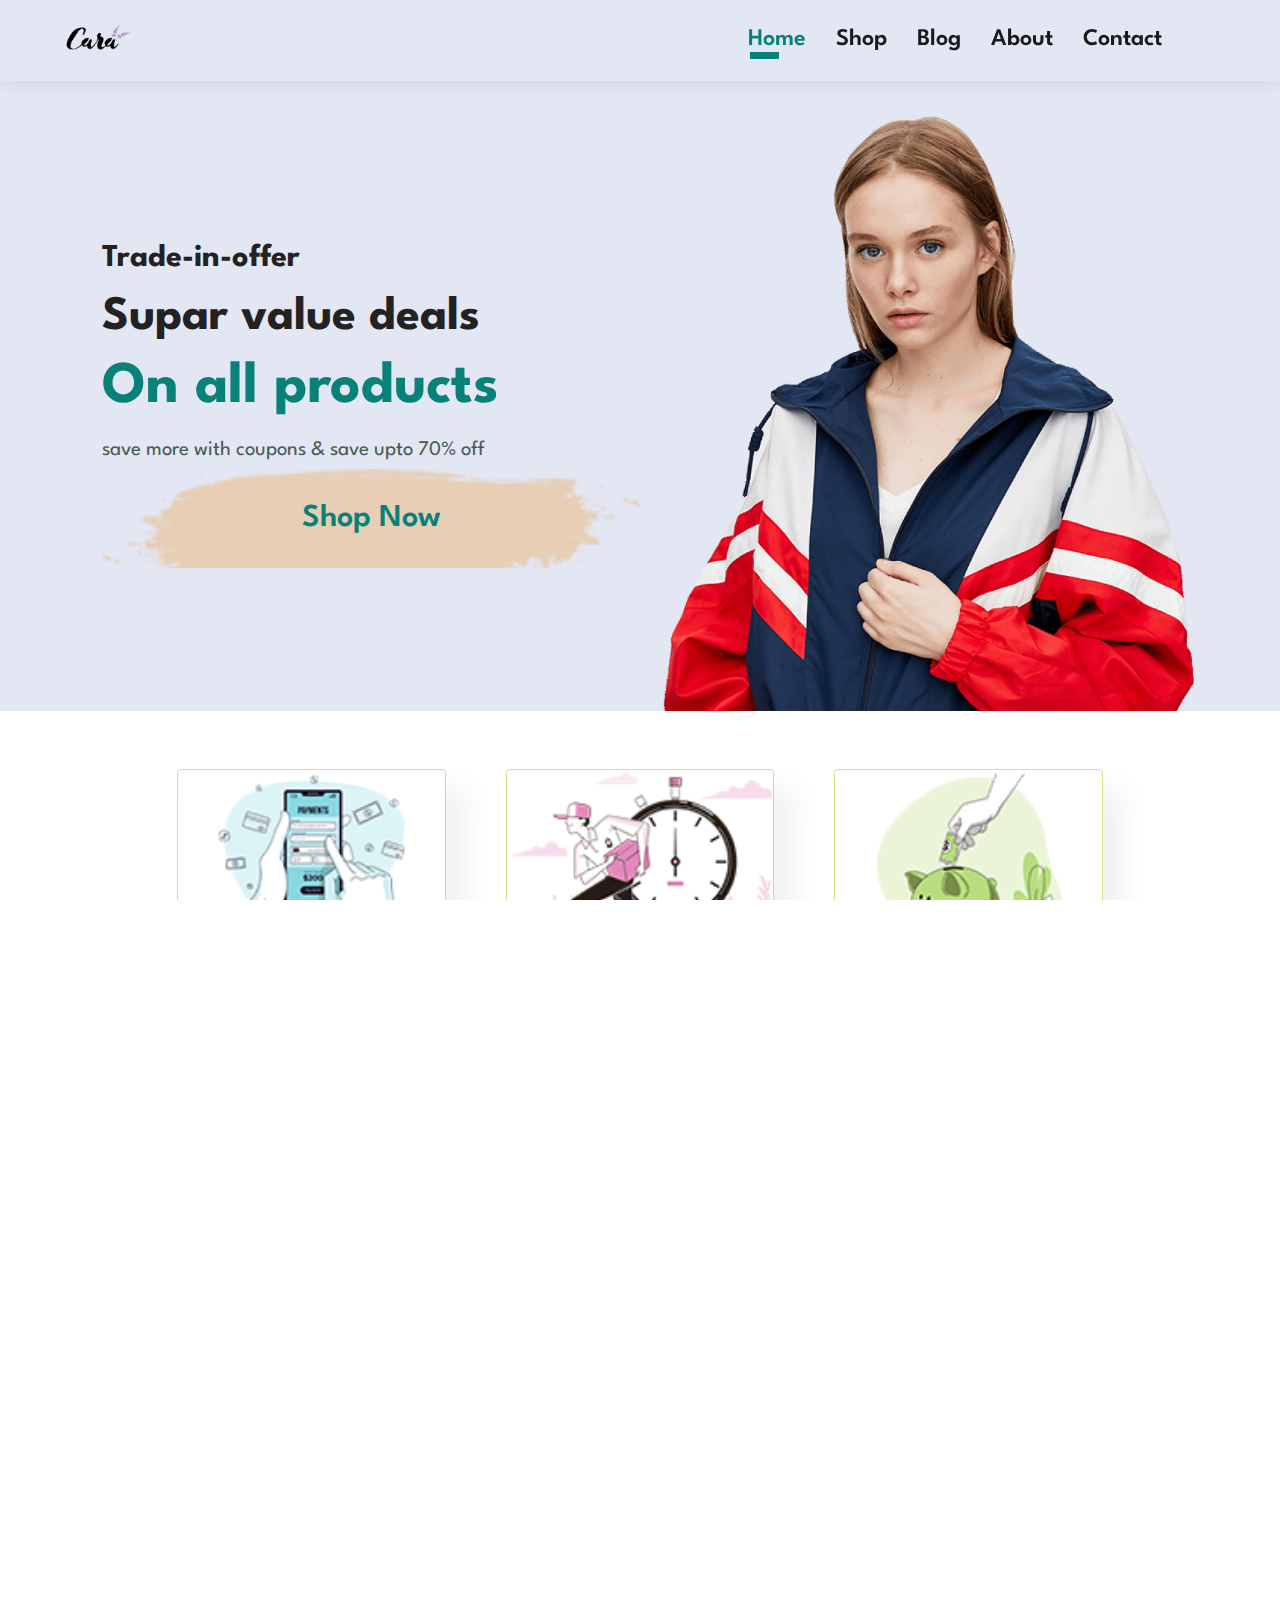
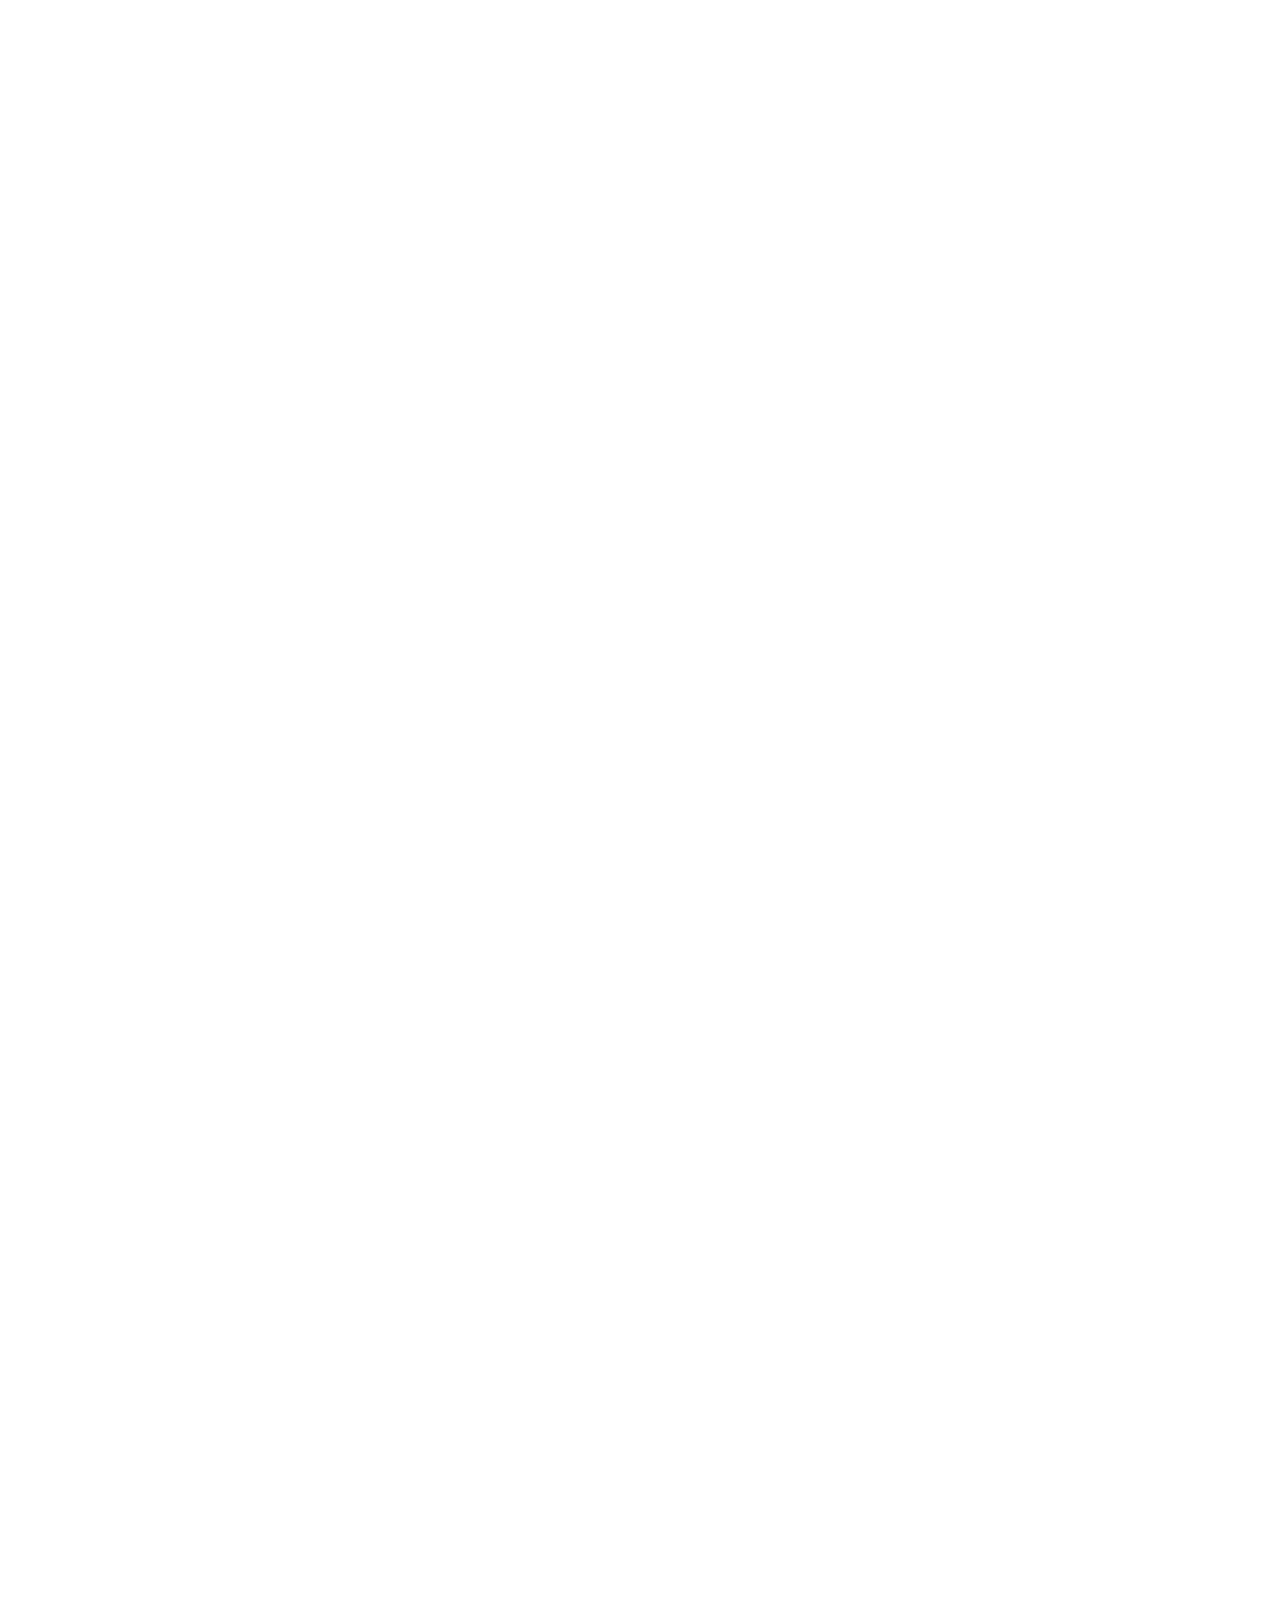
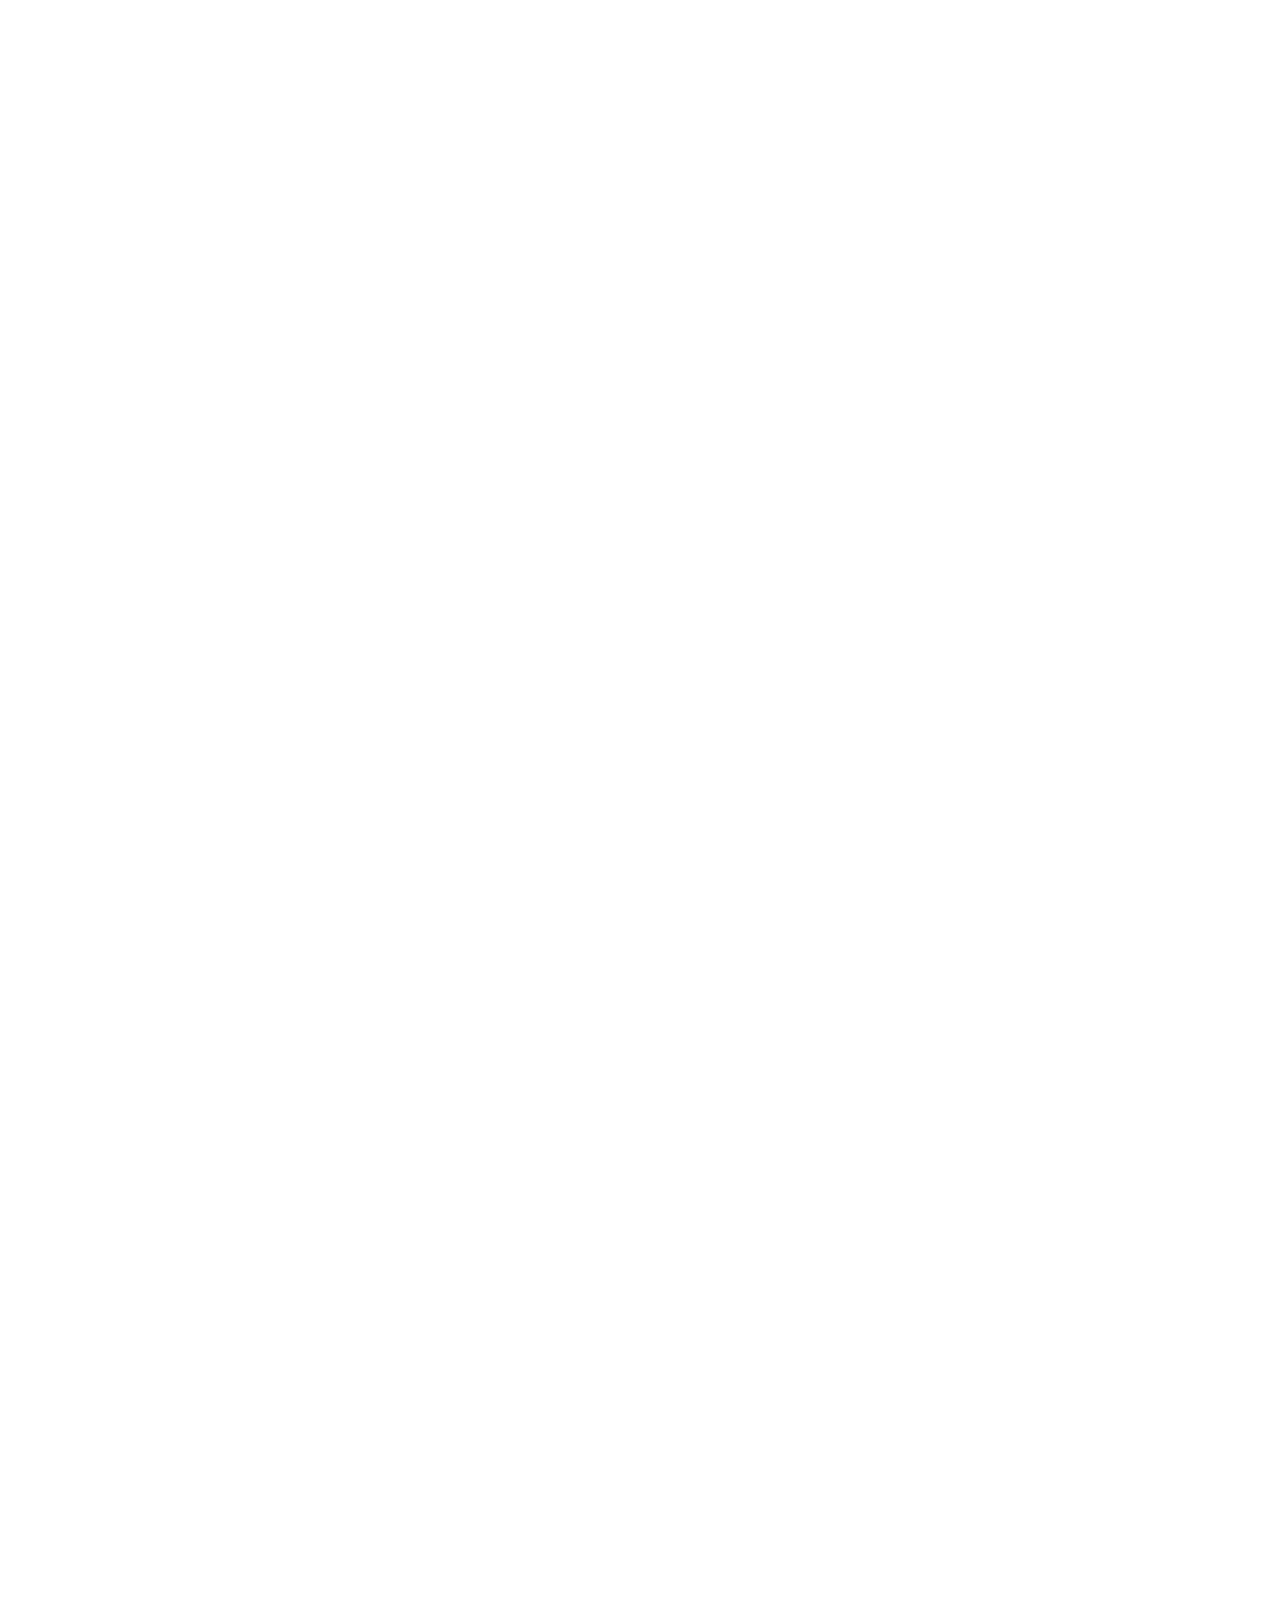
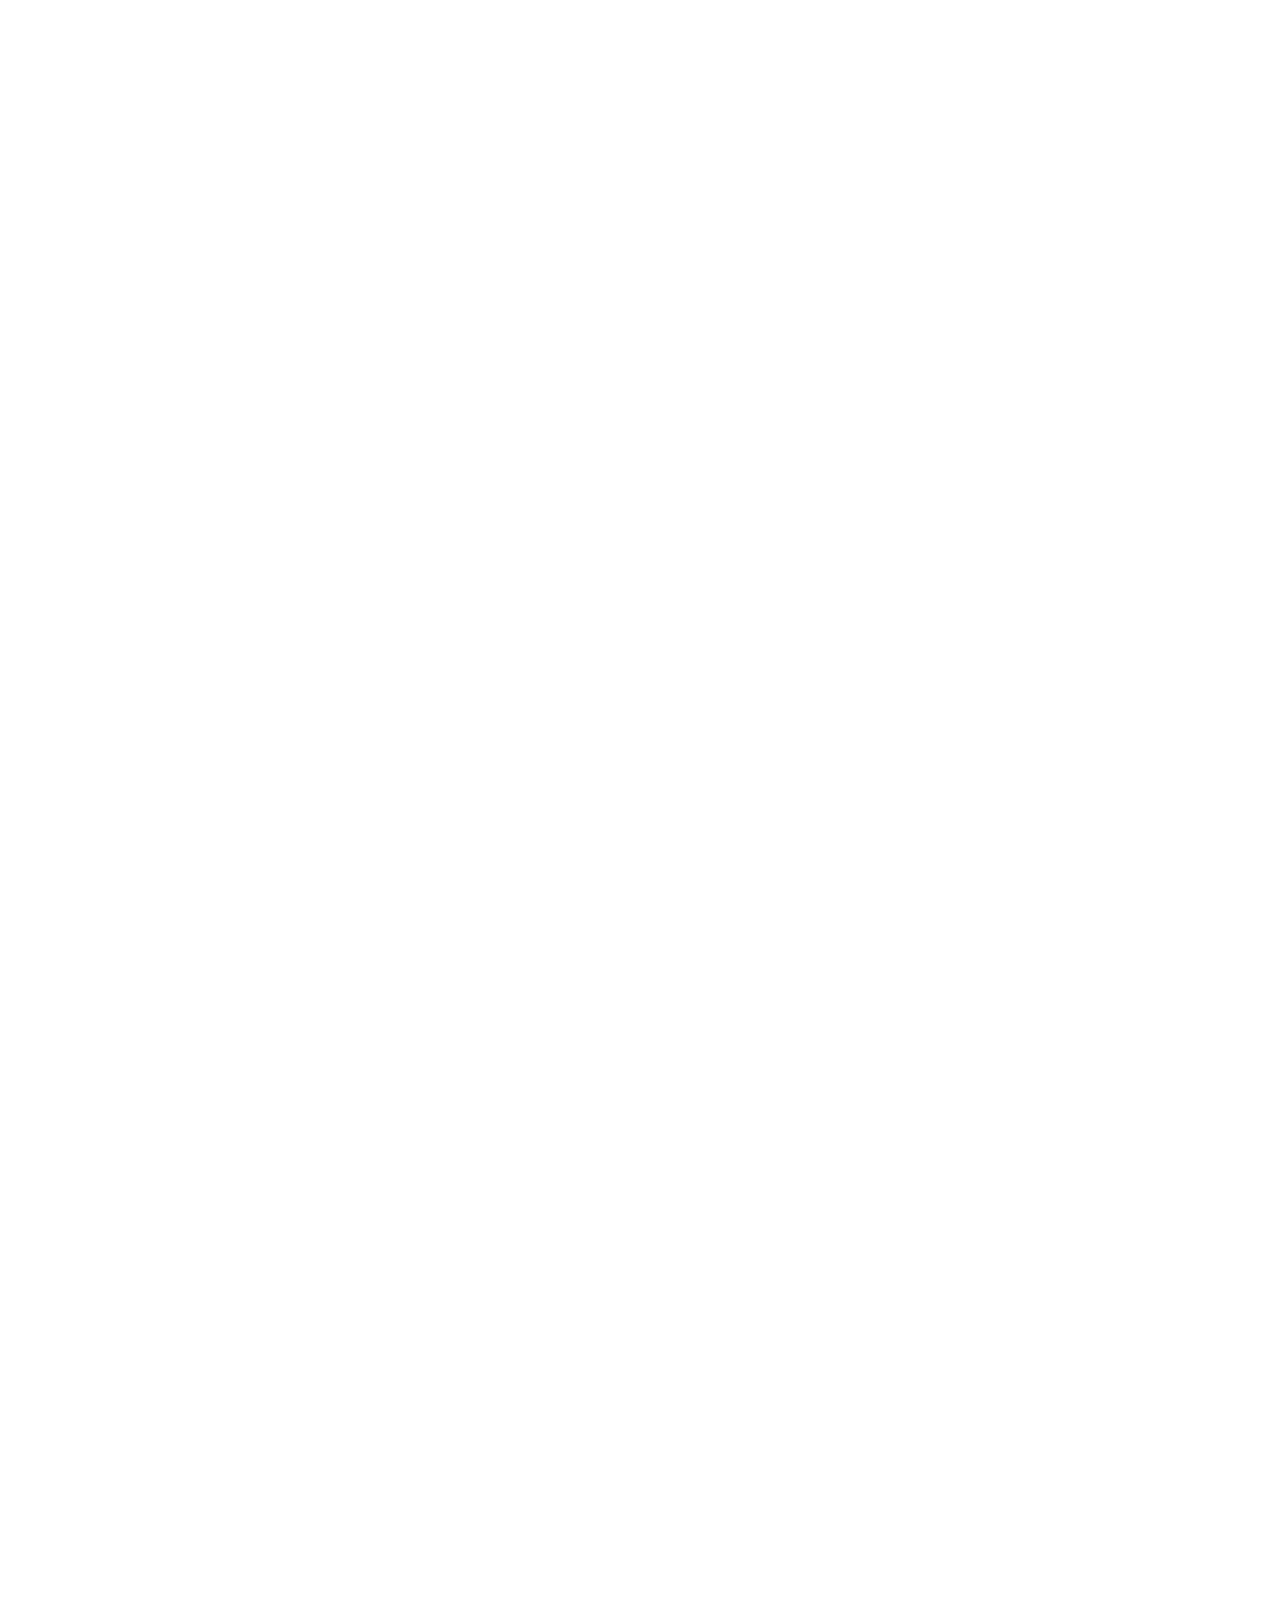
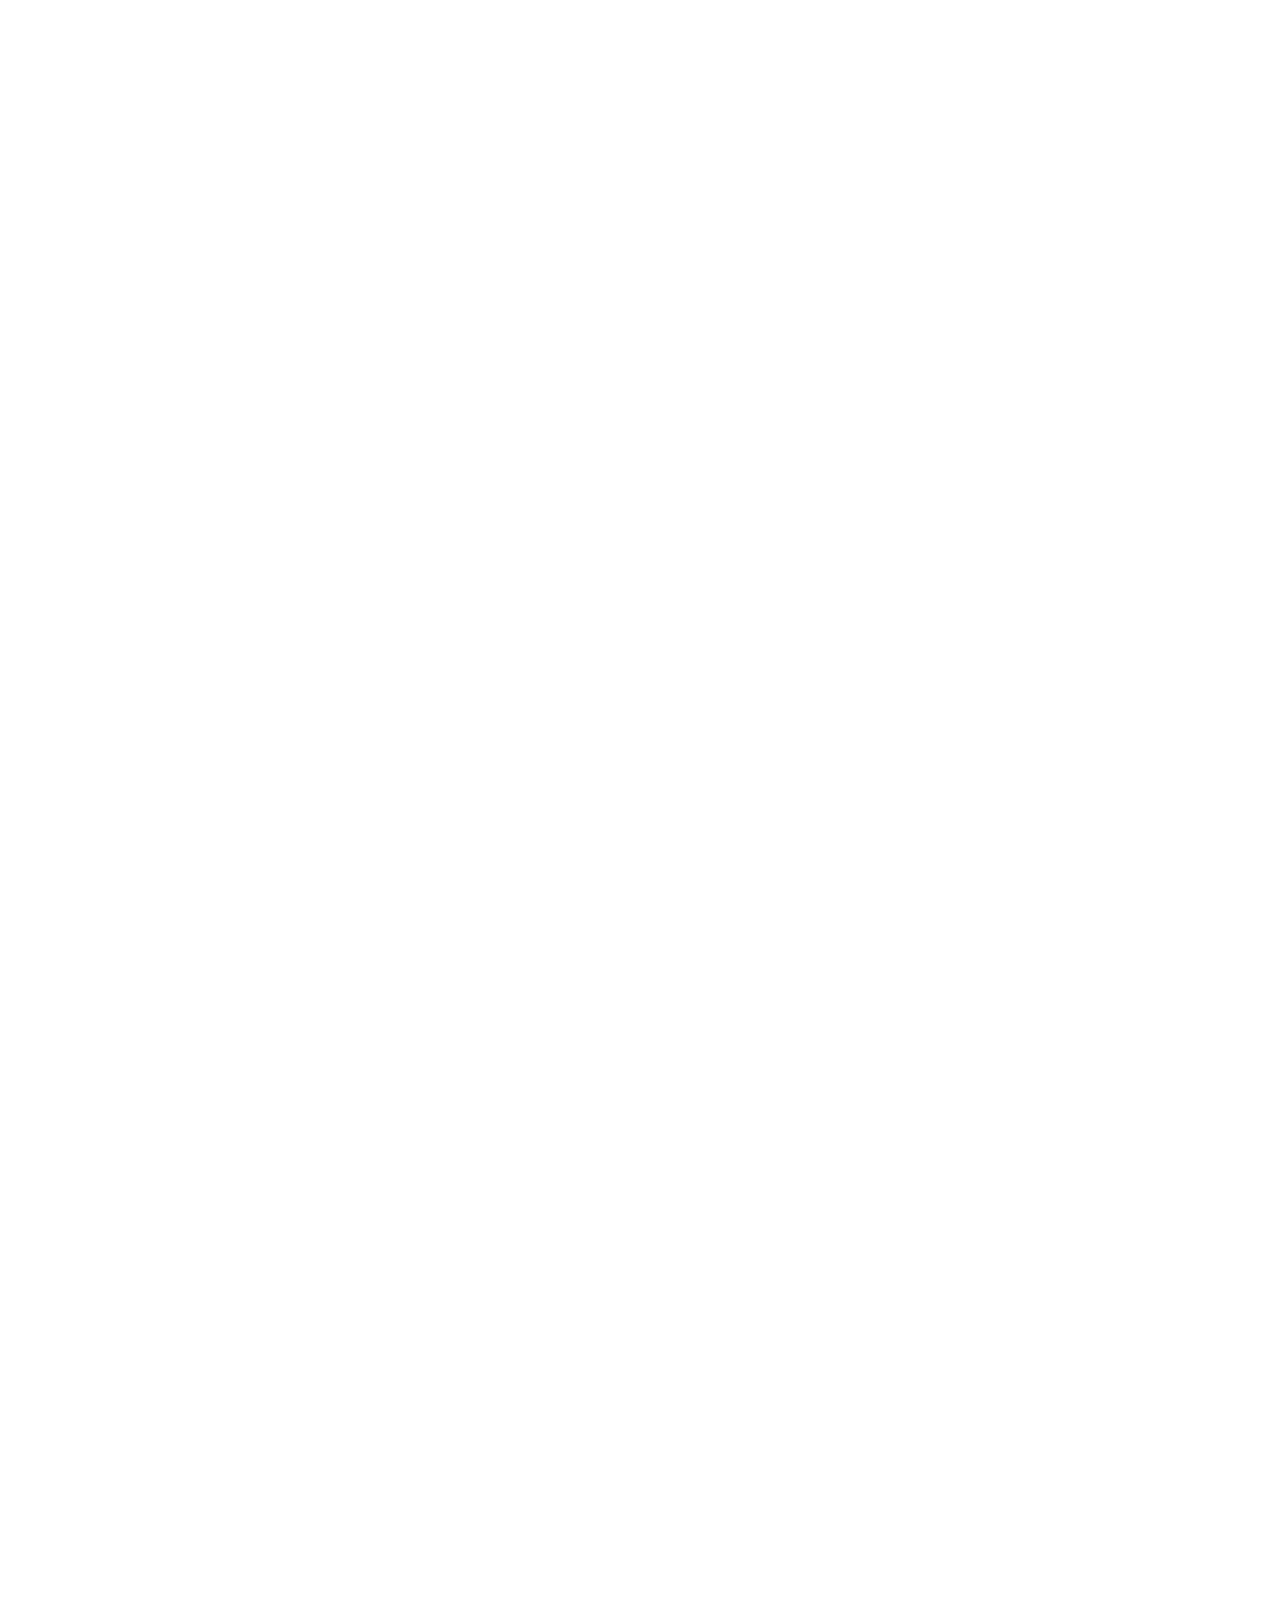
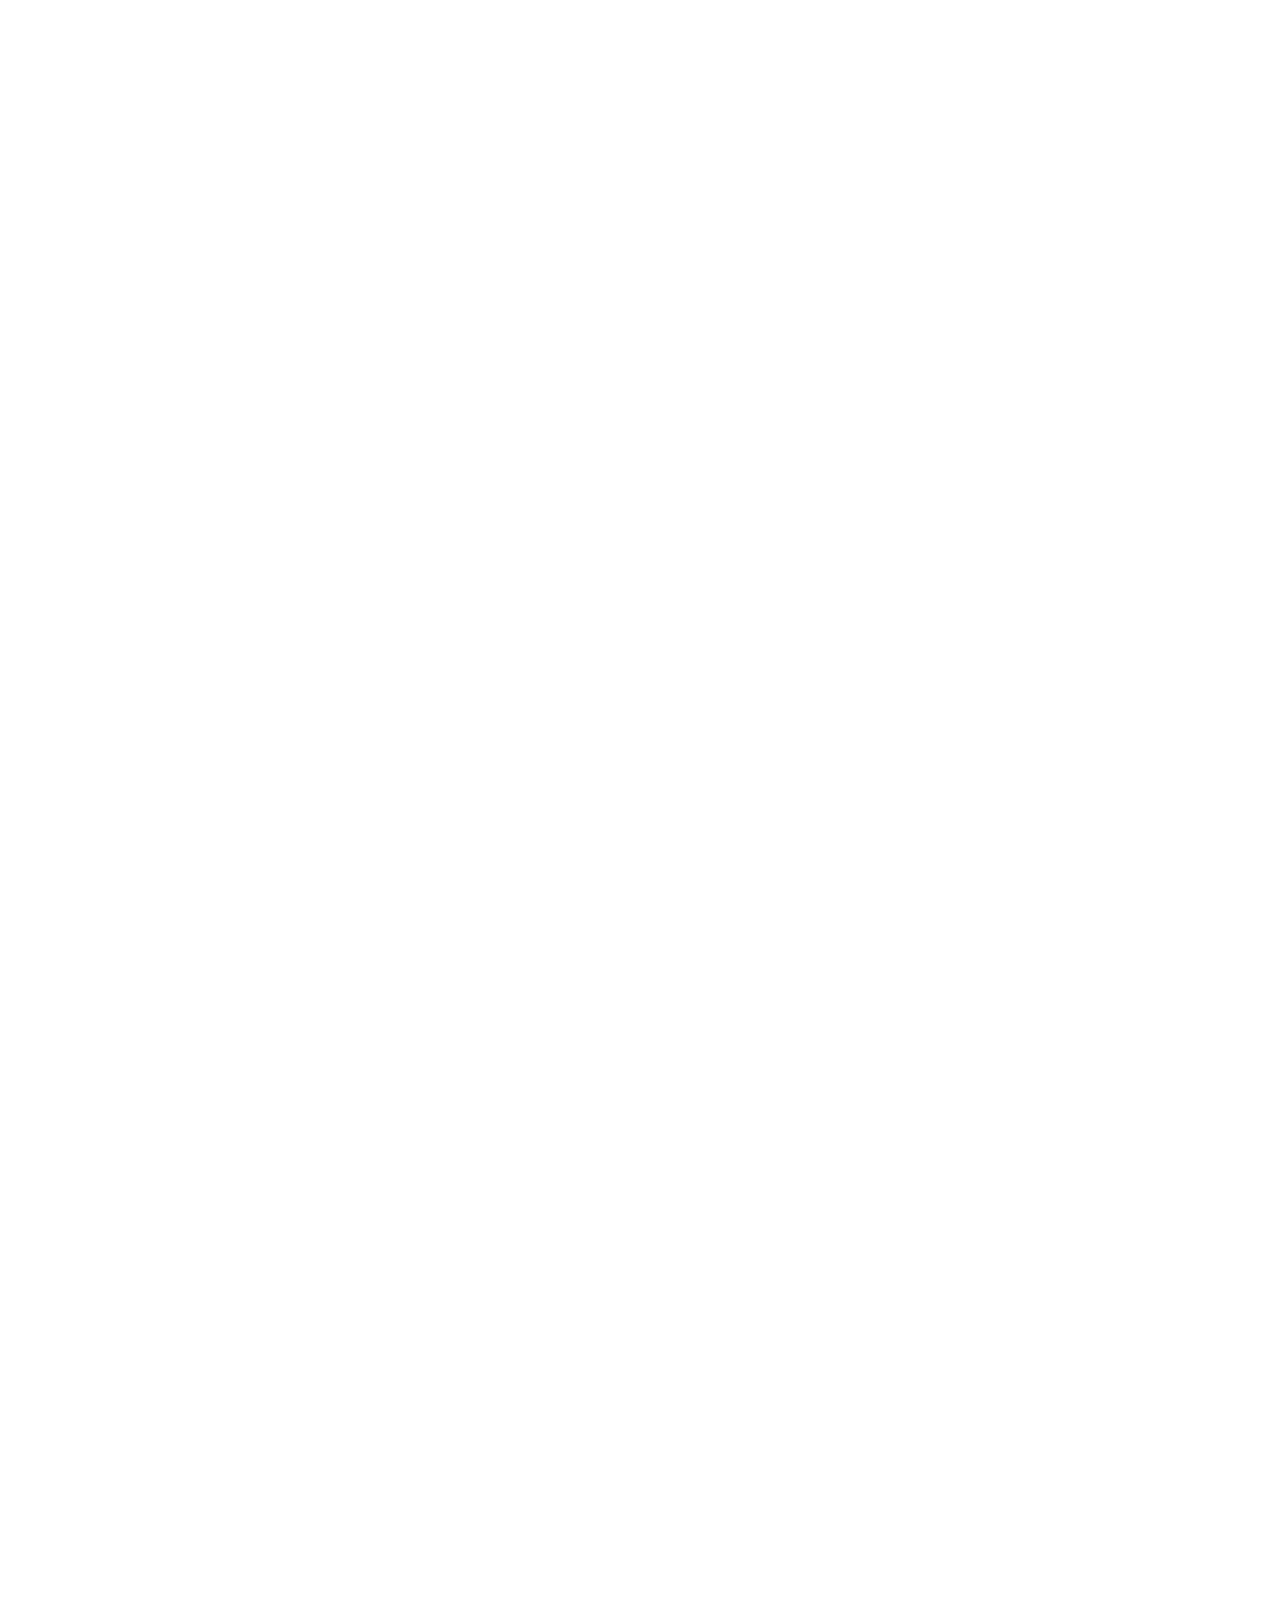
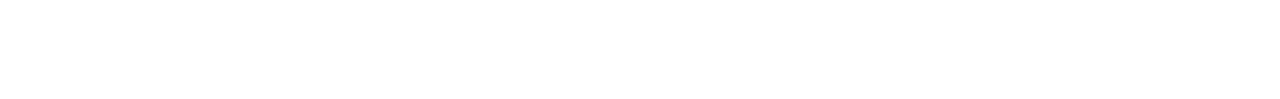
<file: index.html>
<!DOCTYPE html>
<html lang="en">
<head>
    <meta charset="UTF-8">
    <meta http-equiv="X-UA-Compatible" content="IE=edge">
    <meta name="viewport" content="width=device-width, initial-scale=1.0">
    <link rel="stylesheet" href="style.css">
    <link rel="stylesheet" href="https://pro.fontawesome.com/releases/v5.10.0/css/all.css" />
    <title>Document</title>
</head>
<body>
       <!-- header -->
    <section id="header">
        <a href="#"><img src="img/logo.png" class="logo" alt="">
        </a>

    <nav>

     <ul id="navbar">
     
        <li  ><a class="clicked" href="index.html">Home</a></li>
       <li><a  href="shop.html">Shop</a></li>
       <li><a href="blog.html">Blog</a></li>
       <li><a href="about.html">About</a></li>
       <li><a href="Contact.html">Contact</a></li>
       <li><a href="Cart.html"><i class="far fa-shopping-bag fa-2xl" style="color: #0f657b;"></i></a></li>
     </ul>
    
     <ul id="navbar2">
       
          <i id="close" style="visibility: hidden;" class="cross">❌ </i>
  
       
          <li ><a class="clicked" href="index.html">Home</a></li>
         <li><a href="shop.html">Shop</a></li>
         <li><a href="blog.html">Blog</a></li>
         <li><a href="about.html">About</a></li>
         <li><a href="Contact.html">Contact</a></li>
         <li><a href="Cart.html"><i class="far fa-shopping-bag fa-2xl" style="color: #0f657b;"></i></a></li>
       </ul>
      
    </nav>
    <div id="mobile">
        <i><a href="Cart.html"><i class="far fa-shopping-bag fa-2xl" style="color: #0f657b;"></i></a></i>
        <i id="bar" class="fas fa-outdent"></i>
       </div>

    </section>
    <section id="hero">
       <h4>Trade-in-offer</h4>
       <h2>Supar value deals</h2>
       <h1>On all products</h1>
       <p>save more with coupons & save upto 70% off</p>
       <button>Shop Now</button>

    </section>
    <section id="features">
    <div class="fe-box">
        <img src="img/features/f1.png"  alt="">
        <h4>Free shiping</h4>
    </div>
    <div class="fe-box">
        <img src="img/features/f2.png" alt="">
        <h4>Online Order</h4>
    </div>
    <div class="fe-box">
        <img src="img/features/f3.png" alt="">
        <h4>Save Money</h4>
    </div>
    <div class="fe-box">
        <img src="img/features/f4.png" alt="">
        <h4>Promo tions</h4>
    </div>
    <div class="fe-box">
        <img src="img/features/f5.png" alt="">
        <h4>Happy Sell</h4>
    </div>
    <div class="fe-box">
        <img src="img/features/f6.png" alt="">
        <h4>24/7 Support</h4>
    </div>

    </section>
    <section  class="section-p1 product">
        <div class="fe-heading">
        <h1>Featured Products</h1>
        <p>Summer Collection New Modern Design</p>
        </div>
        <div class="pro-container">
            <div class="pro">
                <img src="img/products/f1.jpg" alt="">
                <div class="desc">
                    <span>adidas</span>
                    <h3>Cartoon Astranout T-shirt</h3>
                    <div class="rating">
                        <i class="fas fa-star"></i>
                        <i class="fas fa-star"></i>
                        <i class="fas fa-star"></i>
                        <i class="fas fa-star"></i>
                    </div>
                    <h4>$78</h4>
                </div>
                <a class="addtocart" href="#"><i class="fal fa-shopping-cart cart"></i></a>
            </div>
            <div class="pro">
                <img src="img/products/f2.jpg" alt="">
                <div class="desc">
                    <span>adidas</span>
                    <h3>Cartoon Astranout T-shirt</h3>
                    <div class="rating">
                        <i class="fas fa-star"></i>
                        <i class="fas fa-star"></i>
                        <i class="fas fa-star"></i>
                        <i class="fas fa-star"></i>
                    </div>
                    <h4>$78</h4>
                </div>
                <a class="addtocart" href="#"><i class="fal fa-shopping-cart cart"></i></a>
            </div>
            <div class="pro">
                <img src="img/products/f3.jpg" alt="">
                <div class="desc">
                    <span>adidas</span>
                    <h3>Cartoon Astranout T-shirt</h3>
                    <div class="rating">
                        <i class="fas fa-star"></i>
                        <i class="fas fa-star"></i>
                        <i class="fas fa-star"></i>
                        <i class="fas fa-star"></i>
                    </div>
                    <h4>$78</h4>
                </div>
                <a class="addtocart" href="#"><i class="fal fa-shopping-cart cart"></i></a>
            </div>
            <div class="pro">
                <img src="img/products/f4.jpg" alt="">
                <div class="desc">
                    <span>adidas</span>
                    <h3>Cartoon Astranout T-shirt</h3>
                    <div class="rating">
                        <i class="fas fa-star"></i>
                        <i class="fas fa-star"></i>
                        <i class="fas fa-star"></i>
                        <i class="fas fa-star"></i>
                    </div>
                    <h4>$78</h4>
                </div>
                <a class="addtocart" href="#"><i class="fal fa-shopping-cart cart"></i></a>
            </div>
            <div class="pro">
                <img src="img/products/f5.jpg" alt="">
                <div class="desc">
                    <span>adidas</span>
                    <h3>Cartoon Astranout T-shirt</h3>
                    <div class="rating">
                        <i class="fas fa-star"></i>
                        <i class="fas fa-star"></i>
                        <i class="fas fa-star"></i>
                        <i class="fas fa-star"></i>
                    </div>
                    <h4>$78</h4>
                </div>
                <a class="addtocart" href="#"><i class="fal fa-shopping-cart cart"></i></a>
            </div>
            <div class="pro">
                <img src="img/products/f6.jpg" alt="">
                <div class="desc">
                    <span>adidas</span>
                    <h3>Cartoon Astranout T-shirt</h3>
                    <div class="rating">
                        <i class="fas fa-star"></i>
                        <i class="fas fa-star"></i>
                        <i class="fas fa-star"></i>
                        <i class="fas fa-star"></i>
                    </div>
                    <h4>$78</h4>
                </div>
                <a class="addtocart" href="#"><i class="fal fa-shopping-cart cart"></i></a>
            </div>
            <div class="pro">
                <img src="img/products/f7.jpg" alt="">
                <div class="desc">
                    <span>adidas</span>
                    <h3>Cartoon Astranout T-shirt</h3>
                    <div class="rating">
                        <i class="fas fa-star"></i>
                        <i class="fas fa-star"></i>
                        <i class="fas fa-star"></i>
                        <i class="fas fa-star"></i>
                    </div>
                    <h4>$78</h4>
                </div>
                <a class="addtocart" href="#"><i class="fal fa-shopping-cart cart"></i></a>
            </div>
            <div class="pro">
                <img src="img/products/f8.jpg" alt="">
                <div class="desc">
                    <span>adidas</span>
                    <h3>Cartoon Astranout T-shirt</h3>
                    <div class="rating">
                        <i class="fas fa-star"></i>
                        <i class="fas fa-star"></i>
                        <i class="fas fa-star"></i>
                        <i class="fas fa-star"></i>
                    </div>
                    <h4>$78</h4>
                </div>
                <a class="addtocart" href="#"><i class="fal fa-shopping-cart cart"></i></a>
            </div>
            
        </div>
    </section>
    <section id="banner">
        <h3>Repair Services</h3>
        <h1>Up to <span>70% Off</span> All t-shirts & Accessories</h1>
        <button class="normal">Explore More</button>
    </section>
    <section class="product section-p1" >
        <div class="fe-heading">
            <h1>New Arrivals</h1>
            <p>Summer Collection New Modern Design</p> 
        </div>
            <div class="pro-container">
                <div class="pro">
                    <img src="img/products/n1.jpg" alt="">
                    <div class="desc">
                        <span>adidas</span>
                        <h3>Cartoon Astranout T-shirt</h3>
                        <div class="rating">
                            <i class="fas fa-star"></i>
                            <i class="fas fa-star"></i>
                            <i class="fas fa-star"></i>
                            <i class="fas fa-star"></i>
                        </div>
                        <h4>$78</h4>
                    </div>
                    <a class="addtocart" href="#"><i class="fal fa-shopping-cart cart"></i></a>
                </div>
                <div class="pro">
                    <img src="img/products/n2.jpg" alt="">
                    <div class="desc">
                        <span>adidas</span>
                        <h3>Cartoon Astranout T-shirt</h3>
                        <div class="rating">
                            <i class="fas fa-star"></i>
                            <i class="fas fa-star"></i>
                            <i class="fas fa-star"></i>
                            <i class="fas fa-star"></i>
                        </div>
                        <h4>$78</h4>
                    </div>
                    <a class="addtocart" href="#"><i class="fal fa-shopping-cart cart"></i></a>
                </div>
                <div class="pro">
                    <img src="img/products/n3.jpg" alt="">
                    <div class="desc">
                        <span>adidas</span>
                        <h3>Cartoon Astranout T-shirt</h3>
                        <div class="rating">
                            <i class="fas fa-star"></i>
                            <i class="fas fa-star"></i>
                            <i class="fas fa-star"></i>
                            <i class="fas fa-star"></i>
                        </div>
                        <h4>$78</h4>
                    </div>
                    <a class="addtocart" href="#"><i class="fal fa-shopping-cart cart"></i></a>
                </div>
                <div class="pro">
                    <img src="img/products/n4.jpg" alt="">
                    <div class="desc">
                        <span>adidas</span>
                        <h3>Cartoon Astranout T-shirt</h3>
                        <div class="rating">
                            <i class="fas fa-star"></i>
                            <i class="fas fa-star"></i>
                            <i class="fas fa-star"></i>
                            <i class="fas fa-star"></i>
                        </div>
                        <h4>$78</h4>
                    </div>
                    <a class="addtocart" href="#"><i class="fal fa-shopping-cart cart"></i></a>
                </div>
                <div class="pro">
                    <img src="img/products/n5.jpg" alt="">
                    <div class="desc">
                        <span>adidas</span>
                        <h3>Cartoon Astranout T-shirt</h3>
                        <div class="rating">
                            <i class="fas fa-star"></i>
                            <i class="fas fa-star"></i>
                            <i class="fas fa-star"></i>
                            <i class="fas fa-star"></i>
                        </div>
                        <h4>$78</h4>
                    </div>
                    <a class="addtocart" href="#"><i class="fal fa-shopping-cart cart"></i></a>
                </div>
                <div class="pro">
                    <img src="img/products/n6.jpg" alt="">
                    <div class="desc">
                        <span>adidas</span>
                        <h3>Cartoon Astranout T-shirt</h3>
                        <div class="rating">
                            <i class="fas fa-star"></i>
                            <i class="fas fa-star"></i>
                            <i class="fas fa-star"></i>
                            <i class="fas fa-star"></i>
                        </div>
                        <h4>$78</h4>
                    </div>
                    <a class="addtocart" href="#"><i class="fal fa-shopping-cart cart"></i></a>
                </div>
                <div class="pro">
                    <img src="img/products/n7.jpg" alt="">
                    <div class="desc">
                        <span>adidas</span>
                        <h3>Cartoon Astranout T-shirt</h3>
                        <div class="rating">
                            <i class="fas fa-star"></i>
                            <i class="fas fa-star"></i>
                            <i class="fas fa-star"></i>
                            <i class="fas fa-star"></i>
                        </div>
                        <h4>$78</h4>
                    </div>
                    <a class="addtocart" href="#"><i class="fal fa-shopping-cart cart"></i></a>
                </div>
                <div class="pro">
                    <img src="img/products/n8.jpg" alt="">
                    <div class="desc">
                        <span>adidas</span>
                        <h3>Cartoon Astranout T-shirt</h3>
                        <div class="rating">
                            <i class="fas fa-star"></i>
                            <i class="fas fa-star"></i>
                            <i class="fas fa-star"></i>
                            <i class="fas fa-star"></i>
                        </div>
                        <h4>$78</h4>
                    </div>
                    <a class="addtocart" href="#"><i class="fal fa-shopping-cart cart"></i></a>
                </div>
                
            </div>
        

    </section>
    <section class="section-p1 sm-banner">
        <div class="banner-box">
           <h3>crazy Deal</h3>
           <h1>Buy 1 Get 1 Free</h1>
          <h4>The Best Clasic Dress is on Sale on Cora</h4>
          <button class="normal">Learn More</button>
        </div>
        <div class="banner-box ">
           <h3>spring/ summer</h3>
           <h1>upcoming season</h1>
          <h4>The Best Clasic Dress is on Sale on Cora</h4>
          <button class="normal">Learn More</button>
        </div>
       
    </section>
    <section class="section-p1 text-banner">
    <div class="banner-box">
        <h2>SEASONAL SALE</h2>
        <h3>Winter Collection ~50% Off</h3>

    </div>    
    <div class="banner-box">
        <h2>NEW FOOTWEAR COLLECTION</h2>
        <h3>Spring/ Summer 2022</h3>
        
    </div>    
    <div class="banner-box">
        <h2>T-SHIRTS</h2>
        <h3>New Trendy Prints</h3>

    </div>    
    </section>
    <section id="newsletter">
        <div class="newsletter-text">
        <h1>Sign Up For Newsletters</h1>
        <h2>Get E-mail updates about our latest shop and <span>special offers</span></h2>
        </div>
        <div class="newsform">
        <input type="text" name="" id="" placeholder="Your email address">
        <button class="normal">Sign Up</button>
        </div>
    </section>
    <footer class="section-p1">
        <div class="col">
            <img class="logo" src="img/logo.png" alt="">
            <h4>Contact</h4>
            <p><strong>Address:</strong> 562 Nirvana Road Street 32 Gurugram</p>
            <p><strong>Phone:</strong>+01222365/(+91)01234567</p>
            <p> <Strong>Hours:</Strong>10:00-18:00 Mon-Sat</p>
            <div class="follow">
                <h4>Follow Us</h4>
                <a href=""><i class="fab fa-facebook-f"></i></a>
                <a href=""><i class="fab fa-twitter"></i></a>
                <a href=""><i class="fab fa-instagram"></i></a>
                <a href=""><i class="fab fa-pinterest-p"></i></a>
                <a href=""><i class="fab fa-youtube"></i></a>

            </div>
            <div class="footer-links">
                <div class="col">
                    <h4>About</h4>
                    <a href="#">About Us</a>
                    <a href="#">Delivery Information</a>
                    <a href="#">Privacy Policy</a>
                    <a href="#">Terms & Conditions </a>
                    <a href="#">Contact Us</a>
                </div>
                <div class="col">
                    <h4>My Account</h4>
                    <a href="#">Sign In</a>
                    <a href="#">View Cart</a>
                    <a href="#">My Wishlist</a>
                    <a href="#">Track My Order</a>
                    <a href="#">Help</a>
                </div>
                <div class="col ">
                    <h4>My Account</h4>
                    <a href="#">Sign In</a>
                    <a href="#">View Cart</a>
                    <a href="#">My Wishlist</a>
                    <a href="#">Track My Order</a>
                    <a href="#">Help</a>   
                </div>
            </div>
        </div>
       
        
        <div class="row">
            <h4>Install App</h4>
            <img src="img/pay/app.jpg" alt="">
            <img src="img/pay/play.jpg" alt="">
            <p>Secured Payment Gateway</p>
            <img src="img/pay/pay.png" alt="">
        </div>
        <div class="copyright">
         <p> © 2023 Cara Pvt Ltd</p>
        </div>

    </footer>
    <script src="index.js" charset="UTF-8"></script>
</body>
</html>
</file>
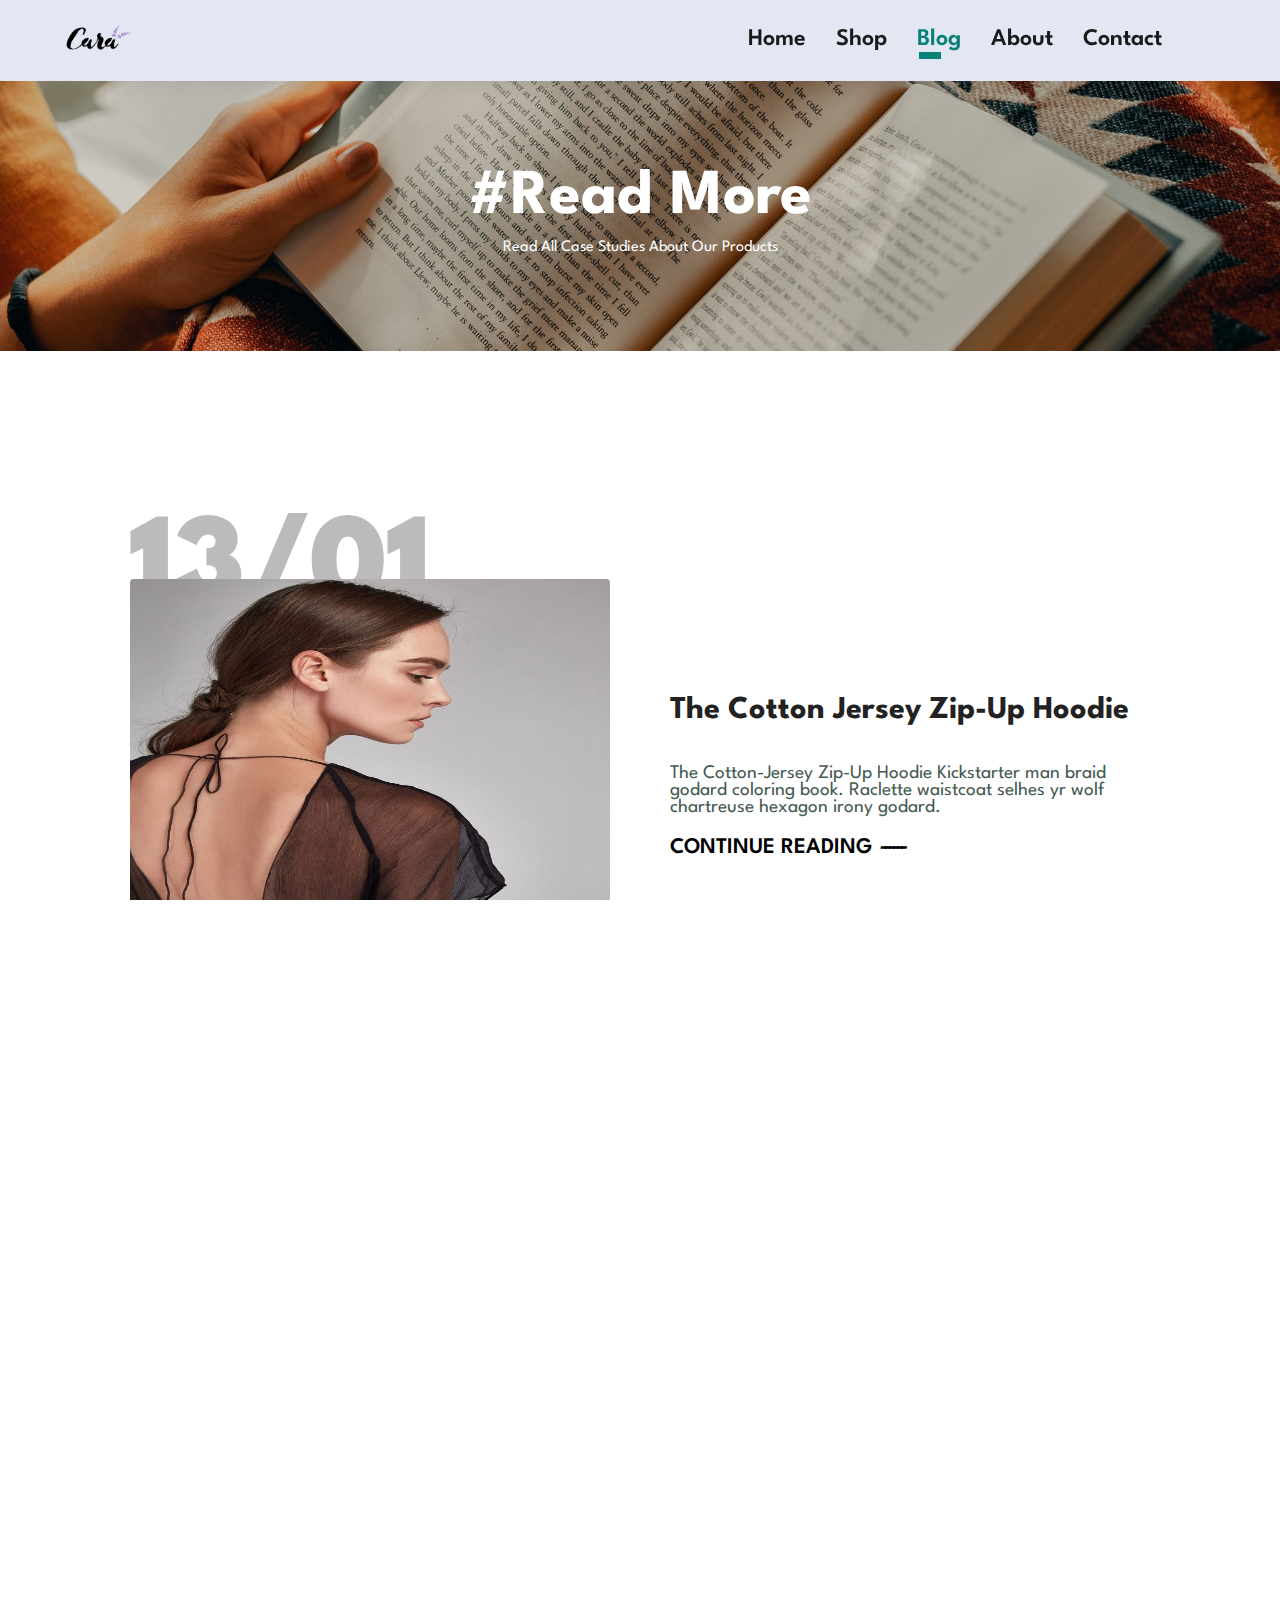
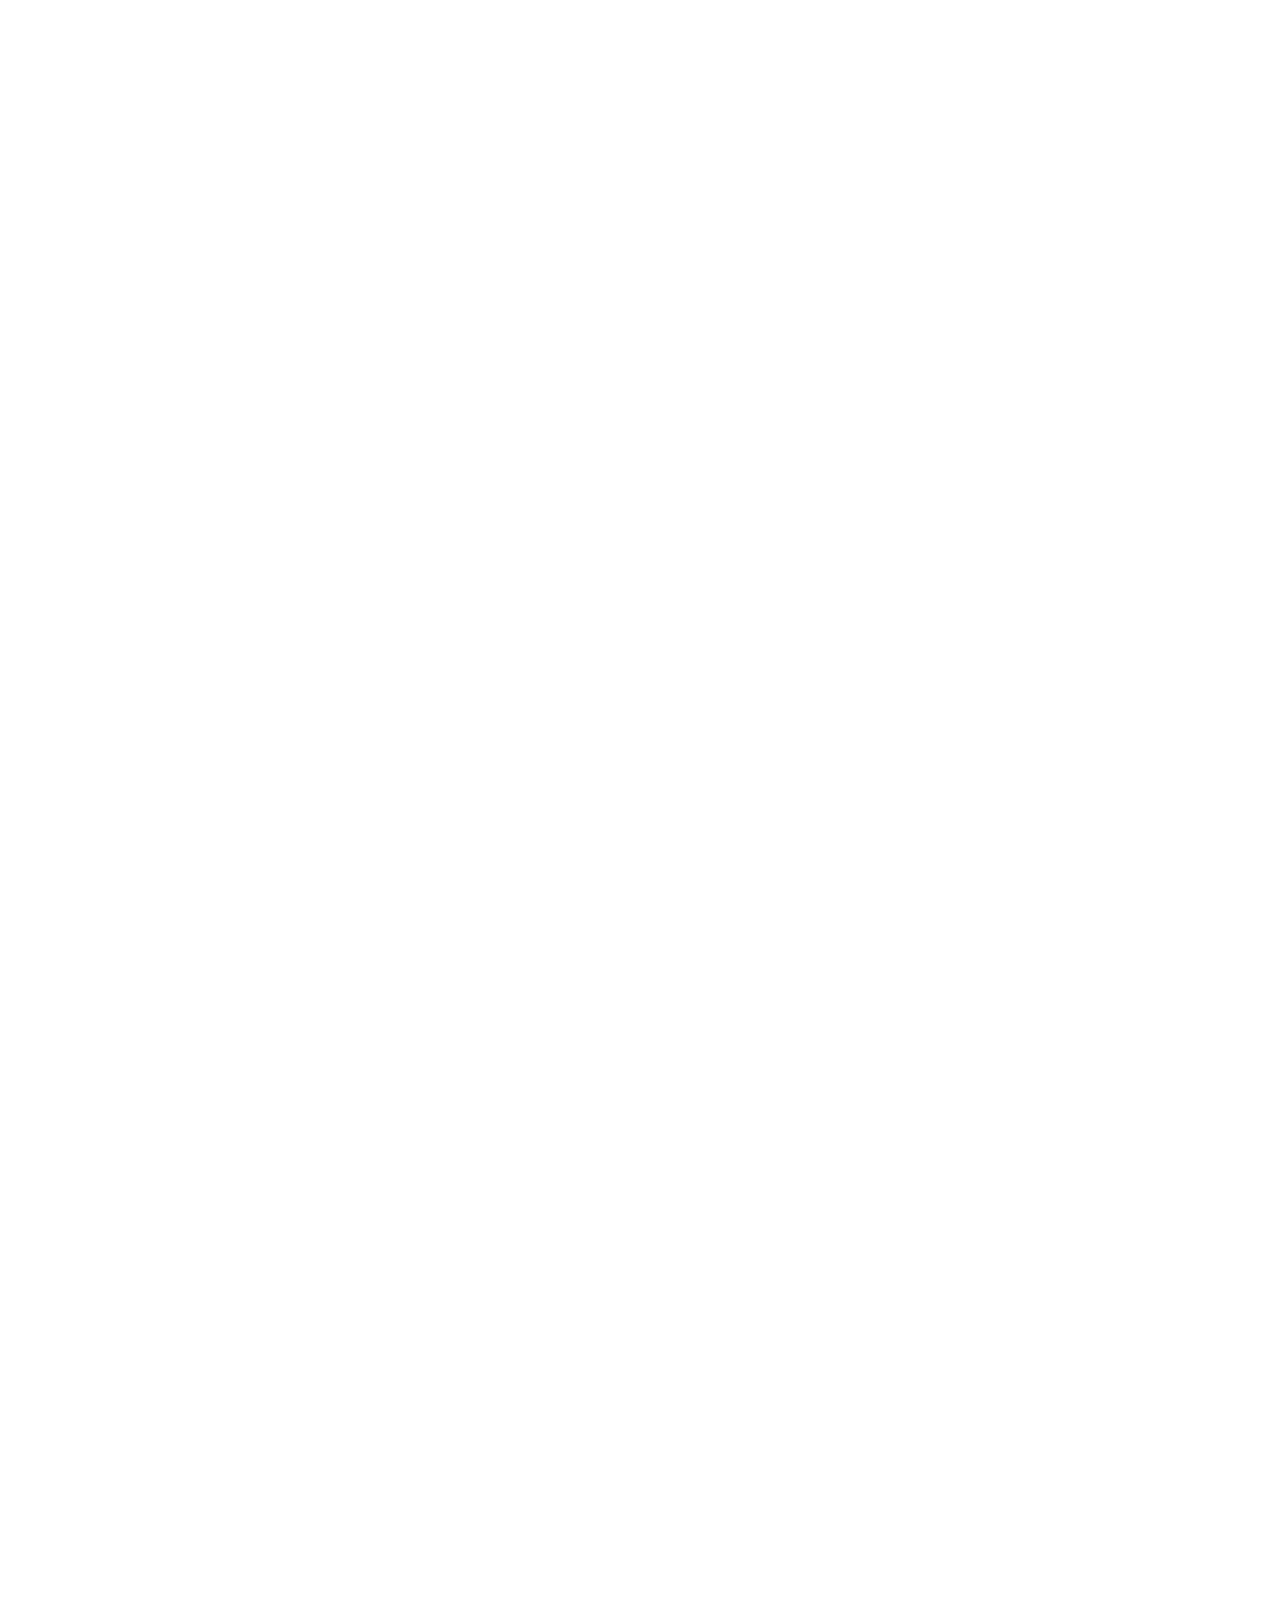
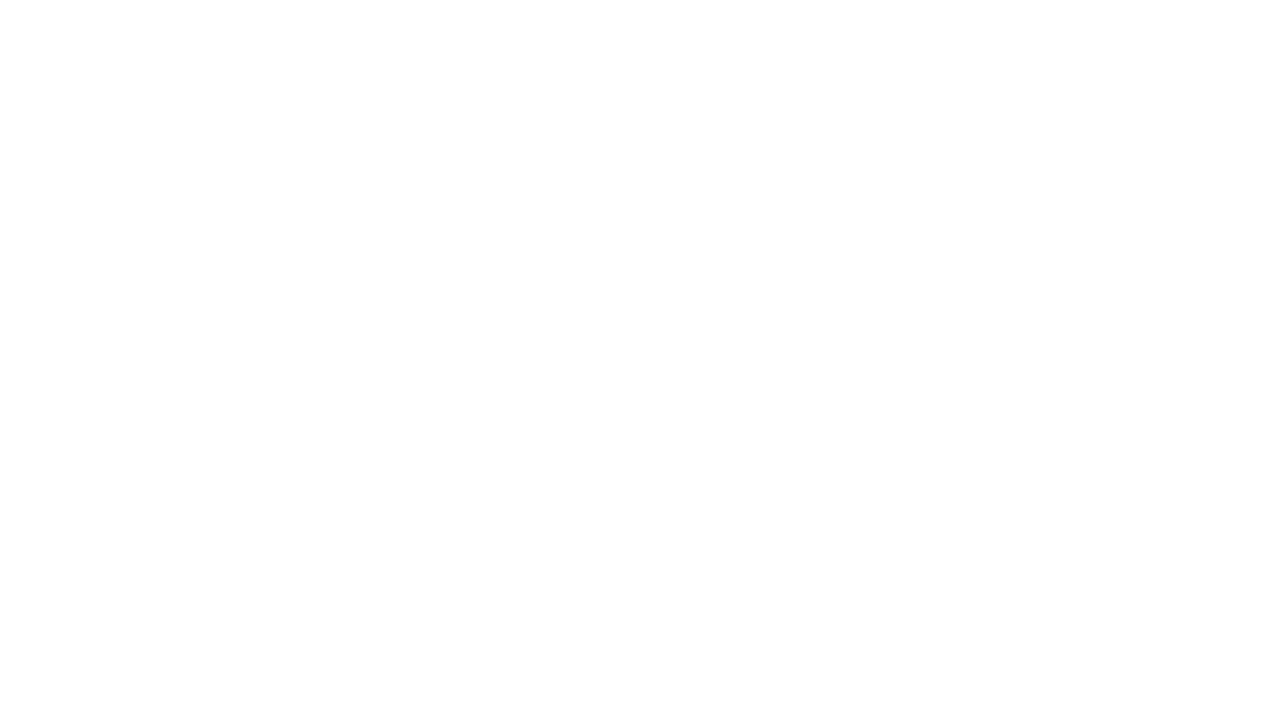
<file: blog.html>
<!DOCTYPE html>
<html lang="en">
<head>
    <meta charset="UTF-8">
    <meta http-equiv="X-UA-Compatible" content="IE=edge">
    <meta name="viewport" content="width=device-width, initial-scale=1.0">
    <link rel="stylesheet" href="style.css">
    <link rel="stylesheet" href="https://pro.fontawesome.com/releases/v5.10.0/css/all.css" />
    <title>Document</title>
</head>
<body>
       <!-- header -->
    <section id="header">
        <a href="#"><img src="img/logo.png" class="logo" alt="">
        </a>

    <nav>

     <ul id="navbar">
     
        <li  ><a  href="index.html">Home</a></li>
       <li ><a  href="shop.html">Shop</a></li>
       <li><a class="clicked" href="blog.html">Blog</a></li>
       <li><a href="about.html">About</a></li>
       <li><a href="Contact.html">Contact</a></li>
       <li><a href="Cart.html"><i class="far fa-shopping-bag fa-2xl" style="color: #0f657b;"></i></a></li>
     </ul>
    
     <ul id="navbar2">
       
          <i id="close" style="visibility: hidden;" class="cross">❌ </i>
          <li > <a href="index.html">Home</a></li>
         <li><a  href="shop.html">Shop</a></li>
         <li><a class="clicked" href="blog.html">Blog</a></li>
         <li><a href="about.html">About</a></li>
         <li><a href="Contact.html">Contact</a></li>
         <li><a href="Cart.html"><i class="far fa-shopping-bag fa-2xl" style="color: #0f657b;"></i></a></li>
       </ul>
      
    </nav>
    <div id="mobile">
        <i><a href="Cart.html"><i class="far fa-shopping-bag fa-2xl" style="color: #0f657b;"></i></a></i>
        <i id="bar" class="fas fa-outdent"></i>
       </div>

    </section>
    <section id="sbanner" class="shop-banner blog-banner">
        <h1>#Read More</h1>
        <p>Read All Case Studies About Our Products</p>
      
    </section>
    <section id="blogsection">
        <div class="blogs">
            <div class="blog-img">
                <h1>13/01</h1>
             <img src="img/blog/b1.jpg" alt="">
            </div>
            <div class="blog-detail">
              <h2>The Cotton Jersey Zip-Up Hoodie</h2>
              <p>The Cotton-Jersey Zip-Up Hoodie
                Kickstarter man braid godard coloring book. Raclette
                waistcoat selhes yr wolf chartreuse hexagon irony
                godard. </p>
                <a href="#"> CONTINUE READING <i>------</i></a>
              
            </div>
        </div>
        <div class="blogs">
            <div class="blog-img">
                <h1>14/02</h1>
             <img src="img/blog/b2.jpg" alt="">
            </div>
            <div class="blog-detail">
            <h2>How to Style a Quiff</h2>
           <p>Kickstarter man braid godard coloring book. Raclette waistcont selfies
           yr wolf chartreuse hexagon irony, godard...</p>
        <a href="#"> CONTINUE READING <i>------</i></a>
              
            </div>
        </div>
        <div class="blogs">
            <div class="blog-img">
                <h1>15/03</h1>
             <img src="img/blog/b3.jpg" alt="">
            </div>
            <div class="blog-detail">
                <h2>Must-Have Skater Girl Items</h2>
                <p>Kickstarter man braid godard coloring book. Raclette waistcoat selfies
                yr wolf chartreuse hexagon irony, godard</p>
                <a href="#"> CONTINUE READING <i>------</i></a>
              
            </div>
        </div>
        <div class="blogs">
            <div class="blog-img">
                <h1>16/04</h1>
             <img src="img/blog/b4.jpg" alt="">
            </div>
            <div class="blog-detail">
                <h2>Runway-Inspired Trends</h2>
                <p>Kickstarter man braid godard coloring book. Raclette waistcoat sorries
                yr wolf chartreuse hexagon irony, godard...</p>
                <a href="#"> CONTINUE READING <i>------</i></a>
              
            </div>
        </div>
        
        <div class="blogs">
            <div class="blog-img">
                <h1>13/07</h1>
             <img src="img/blog/b6.jpg" alt="">
            </div>
            <div class="blog-detail">
                <h2>AN20 Manswear Trends</h2>
                <p>kickstarter man braid godard coloring book. Raclette waistcoat selfies
                yr wolf chartreuse hexagon irony. godard....</p>
                <a href="#"> CONTINUE READING <i>------</i>
                 </a>
               
              
            </div>
        </div>
    </section>
 <section id="pageslider">
    <a href="#">1</a>
    <a href="#">2</a>
    <a href="#"><i class="fas fa-long-arrow-alt-right"></i></a>

 </section>
    <section id="newsletter">
        <div class="newsletter-text">
        <h1>Sign Up For Newsletters</h1>
        <h2>Get E-mail updates about our latest shop and <span>special offers</span></h2>
        </div>
        <div class="newsform">
        <input type="text" name="" id="" placeholder="Your email address">
        <button class="normal">Sign Up</button>
        </div>
    </section>
    <footer class="section-p1">
        <div class="col">
            <img class="logo" src="img/logo.png" alt="">
            <h4>Contact</h4>
            <p><strong>Address:</strong> 562 Nirvana Road Street 32 Gurugram</p>
            <p><strong>Phone:</strong>+01222365/(+91)01234567</p>
            <p> <Strong>Hours:</Strong>10:00-18:00 Mon-Sat</p>
            <div class="follow">
                <h4>Follow Us</h4>
                <a href=""><i class="fab fa-facebook-f"></i></a>
                <a href=""><i class="fab fa-twitter"></i></a>
                <a href=""><i class="fab fa-instagram"></i></a>
                <a href=""><i class="fab fa-pinterest-p"></i></a>
                <a href=""><i class="fab fa-youtube"></i></a>

            </div>
            <div class="footer-links">
                <div class="col">
                    <h4>About</h4>
                    <a href="#">About Us</a>
                    <a href="#">Delivery Information</a>
                    <a href="#">Privacy Policy</a>
                    <a href="#">Terms & Conditions </a>
                    <a href="#">Contact Us</a>
                </div>
                <div class="col">
                    <h4>My Account</h4>
                    <a href="#">Sign In</a>
                    <a href="#">View Cart</a>
                    <a href="#">My Wishlist</a>
                    <a href="#">Track My Order</a>
                    <a href="#">Help</a>
                </div>
                <div class="col ">
                    <h4>My Account</h4>
                    <a href="#">Sign In</a>
                    <a href="#">View Cart</a>
                    <a href="#">My Wishlist</a>
                    <a href="#">Track My Order</a>
                    <a href="#">Help</a>   
                </div>
            </div>
        </div>
       
        
        <div class="row">
            <h4>Install App</h4>
            <img src="img/pay/app.jpg" alt="">
            <img src="img/pay/play.jpg" alt="">
            <p>Secured Payment Gateway</p>
            <img src="img/pay/pay.png" alt="">
        </div>
        <div class="copyright">
         <p> © 2023 Cara Pvt Ltd</p>
        </div>

    </footer>
    <script src="index.js" charset="UTF-8"></script>
</body>
</html>
</file>
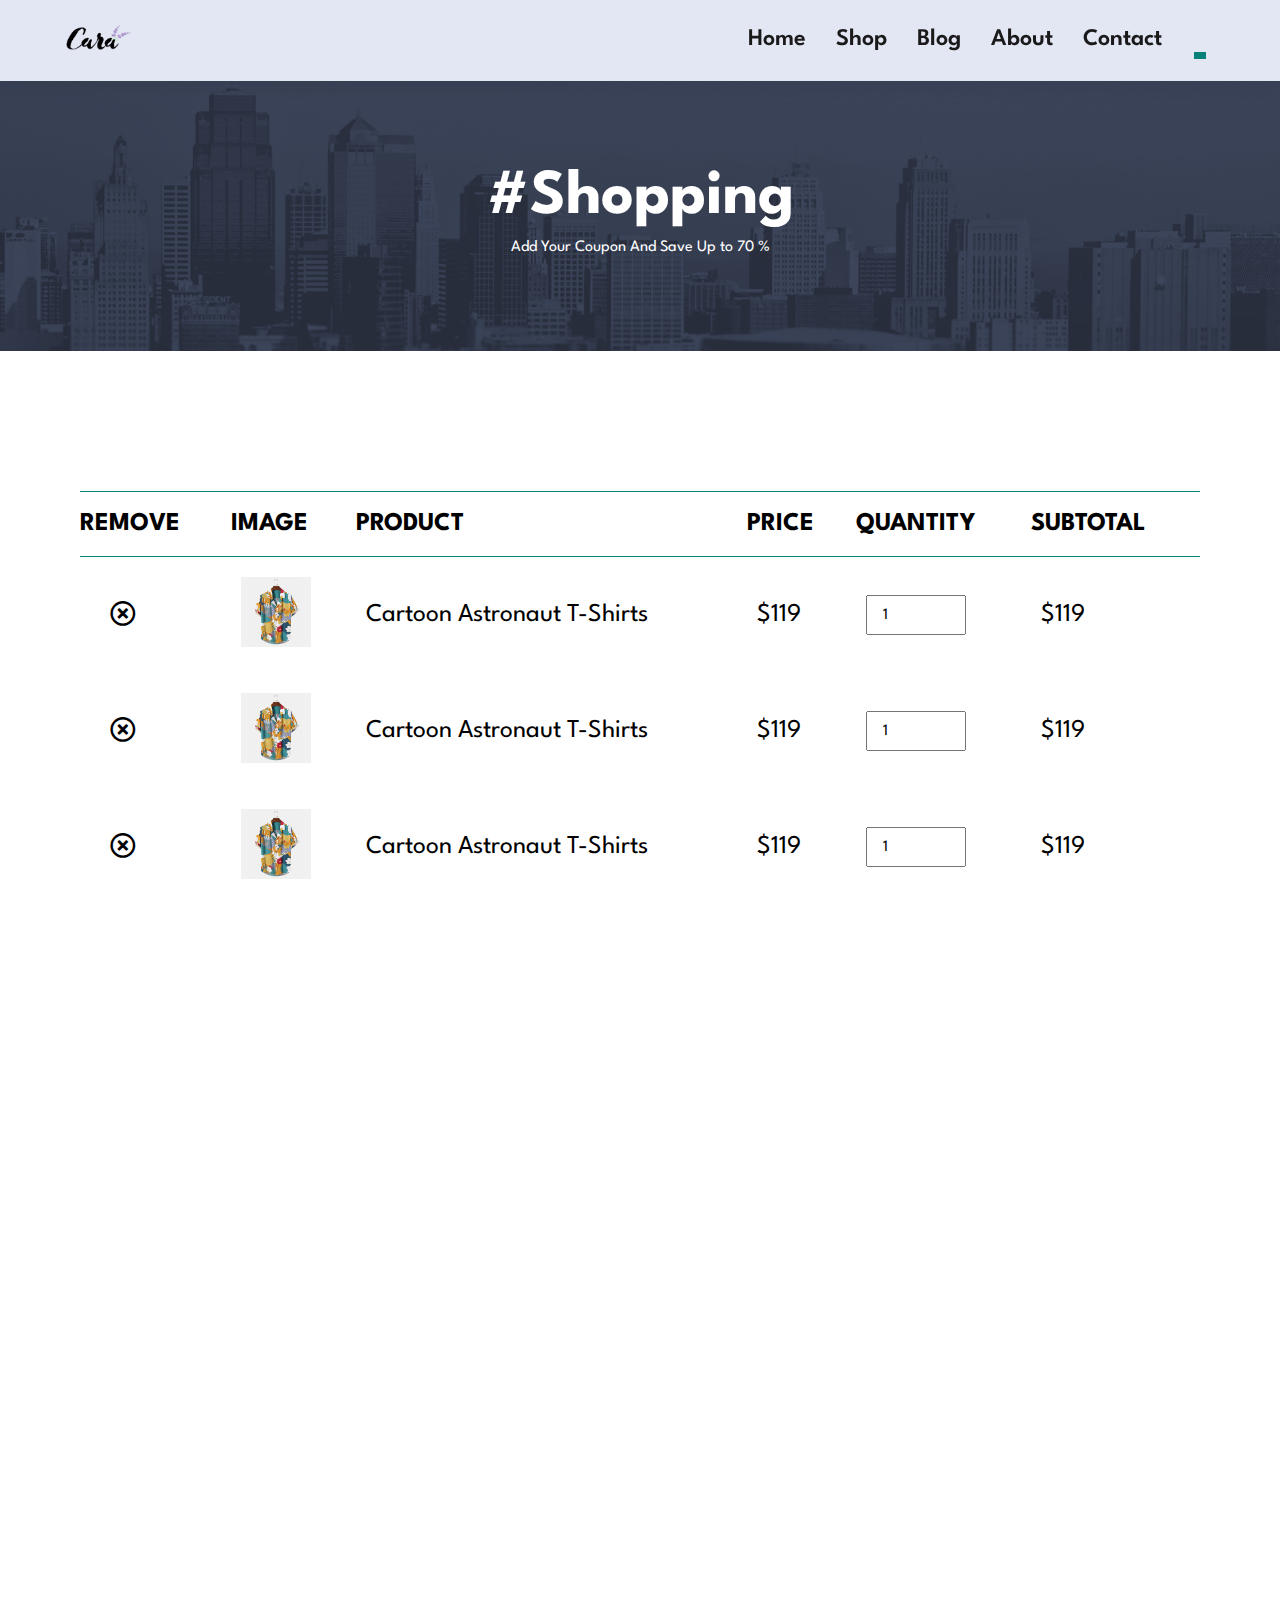
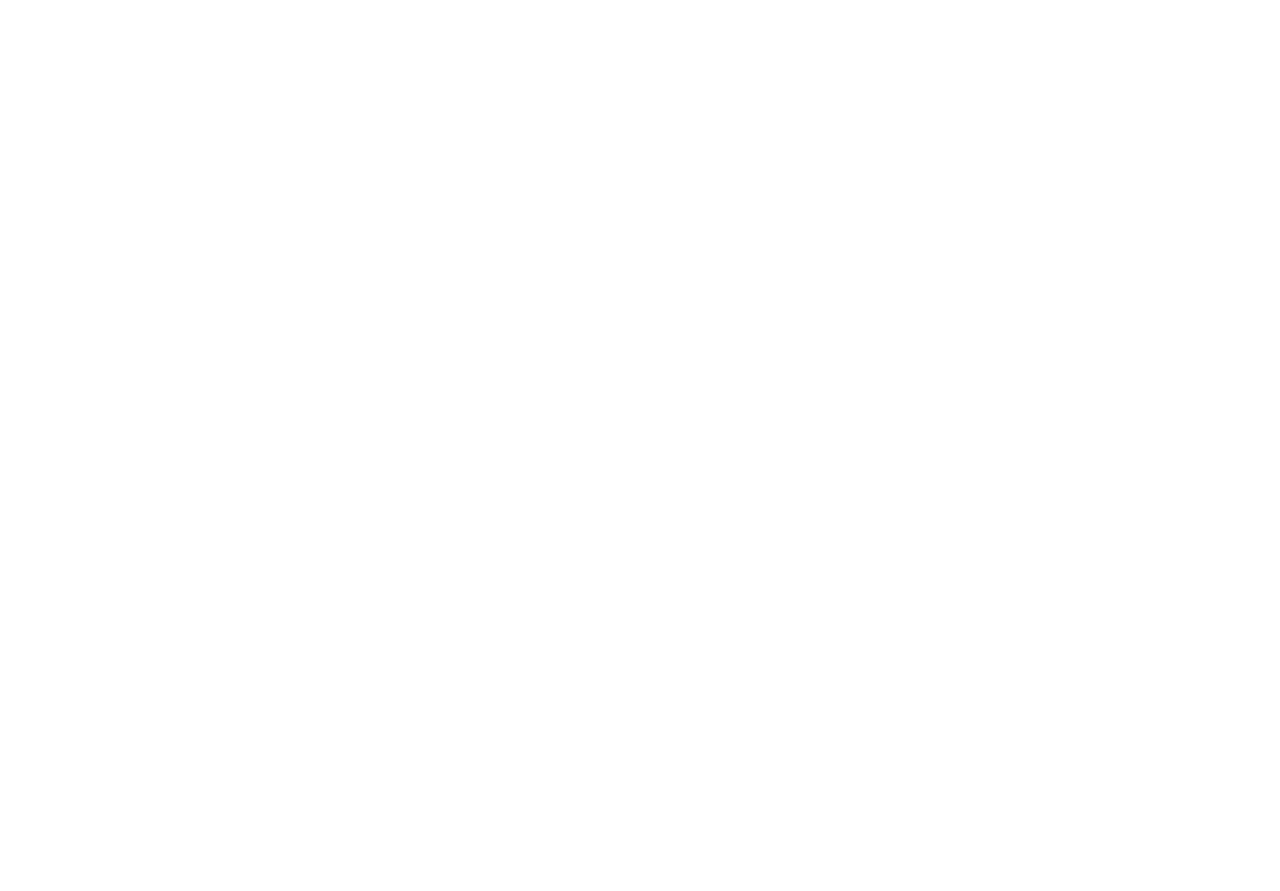
<file: cart.html>
<!DOCTYPE html>
<html lang="en">
<head>
    <meta charset="UTF-8">
    <meta http-equiv="X-UA-Compatible" content="IE=edge">
    <meta name="viewport" content="width=device-width, initial-scale=1.0">
    <link rel="stylesheet" href="style.css">
    <link rel="stylesheet" href="https://pro.fontawesome.com/releases/v5.10.0/css/all.css" />
    <title>Document</title>
</head>
<body>
       <!-- header -->
    <section id="header">
        <a href="#"><img src="img/logo.png" class="logo" alt="">
        </a>

    <nav>

     <ul id="navbar">
     
        <li  ><a  href="index.html">Home</a></li>
       <li ><a  href="shop.html">Shop</a></li>
       <li><a  href="blog.html">Blog</a></li>
       <li><a  href="about.html">About</a></li>
       <li><a  href="Contact.html">Contact</a></li>
       <li><a class="clicked" href="Cart.html"><i class="far fa-shopping-bag fa-2xl" style="color: #0f657b;"></i></a></li>
     </ul>
    
     <ul id="navbar2">
       
          <i id="close" style="visibility: hidden;" class="cross">❌ </i>
          <li > <a href="index.html">Home</a></li>
         <li><a  href="shop.html">Shop</a></li>
         <li><a  href="blog.html">Blog</a></li>
         <li><a href="about.html">About</a></li>
         <li><a   href="Contact.html">Contact</a></li>
         <li><a  class="clicked" href="Cart.html"><i class="far fa-shopping-bag fa-2xl" style="color: #0f657b;"></i></a></li>
       </ul>
      
    </nav>
    <div id="mobile">
        <i><a href="Cart.html"><i class="far fa-shopping-bag fa-2xl" style="color: #0f657b;"></i></a></i>
        <i id="bar" class="fas fa-outdent"></i>
       </div>

    </section>
    <section id="sbanner" class="shop-banner about-banner">
        <h1>#Shopping</h1>
        <p>Add Your Coupon And Save Up to 70 %</p>
      
    </section>
    <section id="cart-table" class="section-p1">
        <table>
            <thead>
                <tr>   
                    <td>REMOVE</td> 
                    <td>IMAGE</td>
                    <td>PRODUCT</td>
                    <td>PRICE</td>
                    <td>QUANTITY</td>
                    <td>SUBTOTAL</td>
                </tr>
            </thead>
            <tbody>
                <tr>
                    <td><i class="far fa-times-circle"></i></td>
                    <td><img src="img/products/f1.jpg" alt=""></td>
                    <td>Cartoon Astronaut T-Shirts</td>
                    <td>$119</td>
                    <td><input type="number" value="1" min="1"></td>
                    <td>$119</td>
                </tr>
                <tr>
                    <td><i class="far fa-times-circle"></i></td>
                    <td><img src="img/products/f1.jpg" alt=""></td>
                    <td>Cartoon Astronaut T-Shirts</td>
                    <td>$119</td>
                    <td><input type="number" value="1" min="1"></td>
                    <td>$119</td>
                </tr>
                <tr>
                    <td><i class="far fa-times-circle"></i></td>
                    <td><img src="img/products/f1.jpg" alt=""></td>
                    <td>Cartoon Astronaut T-Shirts</td>
                    <td>$119</td>
                    <td><input type="number" value="1" min="1"></td>
                    <td>$119</td>
                </tr>
            </tbody>
        </table>

    </section>
    <section id="cart-details" class="section-p1">
        <div class="coupon">
            <h3>Apply Coupon</h3>
          <input type="text" placeholder="Apply Your Coupon">
          <button class="normal1">Submit</button>
        </div>
        <div class="cart-total">
         <h2>Cart Total</h2>
         <table>
            <thead>
                <tr>
                    <td>Cart Subtotal</td>
                    <td>$119</td>
                </tr>
            </thead>
            <tbody>
                <tr>
                    <td>Shipping</td>
                    <td>Free</td>
                </tr>
                <tr>
                    <td><strong>Total</strong></td>
                    <td><strong>$119</strong></td>
                </tr>
            </tbody>
         </table>
         <button class="normal1">Proceed To Checkout</button>
        </div>
    </section>
 
    <section id="newsletter">
        <div class="newsletter-text">
        <h1>Sign Up For Newsletters</h1>
        <h2>Get E-mail updates about our latest shop and <span>special offers</span></h2>
        </div>
        <div class="newsform">
        <input type="text" name="" id="" placeholder="Your email address">
        <button class="normal">Sign Up</button>
        </div>
    </section>
    <footer class="section-p1">
        <div class="col">
            <img class="logo" src="img/logo.png" alt="">
            <h4>Contact</h4>
            <p><strong>Address:</strong> 562 Nirvana Road Street 32 Gurugram</p>
            <p><strong>Phone:</strong>+01222365/(+91)01234567</p>
            <p> <Strong>Hours:</Strong>10:00-18:00 Mon-Sat</p>
            <div class="follow">
                <h4>Follow Us</h4>
                <a href=""><i class="fab fa-facebook-f"></i></a>
                <a href=""><i class="fab fa-twitter"></i></a>
                <a href=""><i class="fab fa-instagram"></i></a>
                <a href=""><i class="fab fa-pinterest-p"></i></a>
                <a href=""><i class="fab fa-youtube"></i></a>

            </div>
            <div class="footer-links">
                <div class="col">
                    <h4>About</h4>
                    <a href="#">About Us</a>
                    <a href="#">Delivery Information</a>
                    <a href="#">Privacy Policy</a>
                    <a href="#">Terms & Conditions </a>
                    <a href="#">Contact Us</a>
                </div>
                <div class="col">
                    <h4>My Account</h4>
                    <a href="#">Sign In</a>
                    <a href="#">View Cart</a>
                    <a href="#">My Wishlist</a>
                    <a href="#">Track My Order</a>
                    <a href="#">Help</a>
                </div>
                <div class="col ">
                    <h4>My Account</h4>
                    <a href="#">Sign In</a>
                    <a href="#">View Cart</a>
                    <a href="#">My Wishlist</a>
                    <a href="#">Track My Order</a>
                    <a href="#">Help</a>   
                </div>
            </div>
        </div>
       
        
        <div class="row">
            <h4>Install App</h4>
            <img src="img/pay/app.jpg" alt="">
            <img src="img/pay/play.jpg" alt="">
            <p>Secured Payment Gateway</p>
            <img src="img/pay/pay.png" alt="">
        </div>
        <div class="copyright">
         <p> © 2023 Cara Pvt Ltd</p>
        </div>

    </footer>
    <script src="index.js" charset="UTF-8"></script>
</body>
</html>
</file>
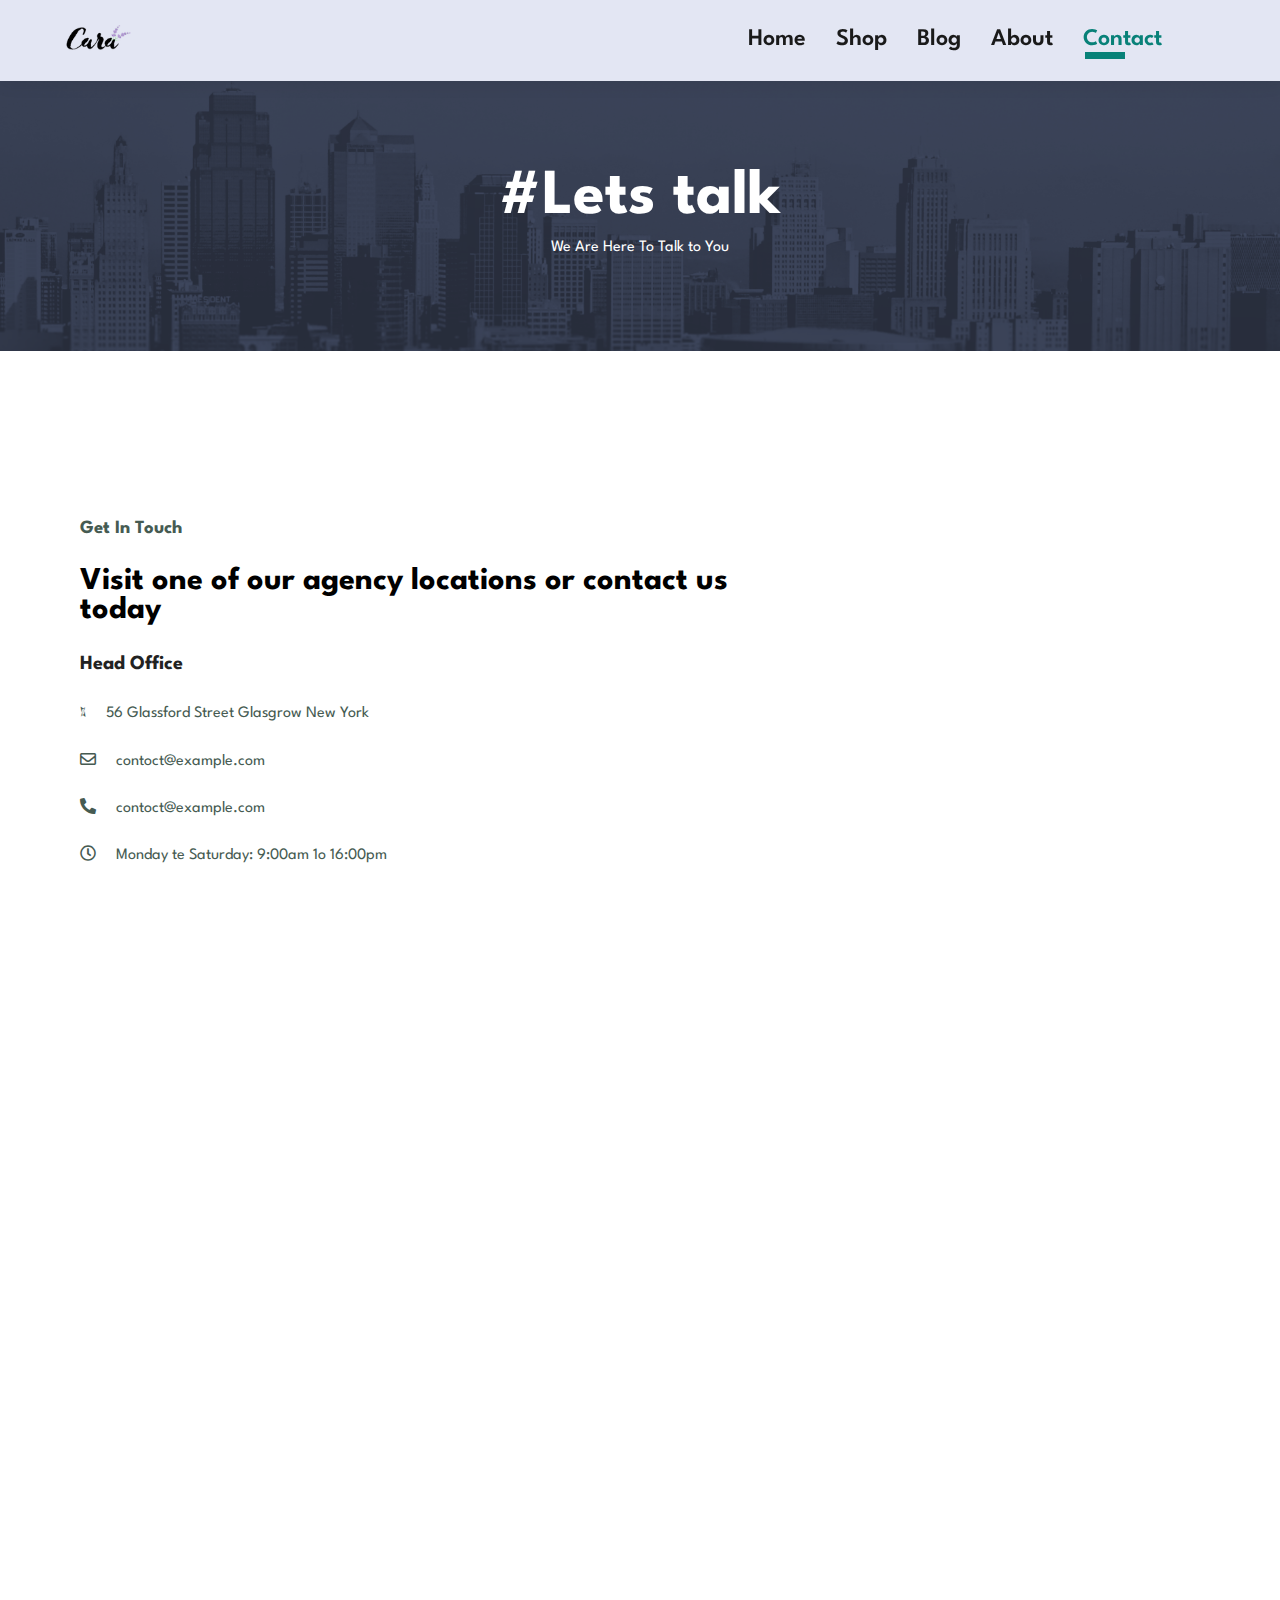
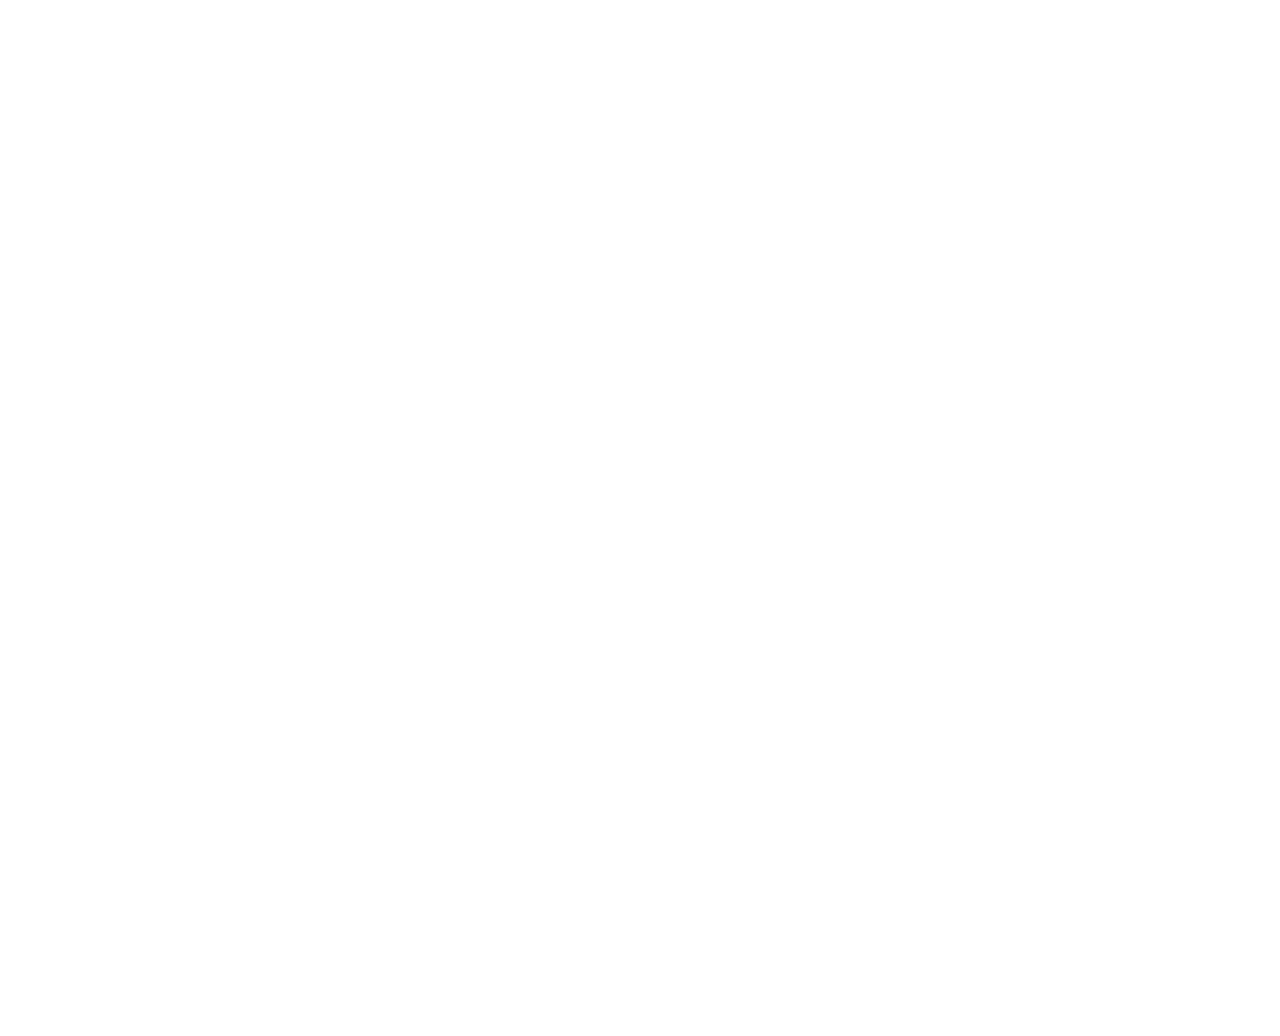
<file: contact.html>
<!DOCTYPE html>
<html lang="en">
<head>
    <meta charset="UTF-8">
    <meta http-equiv="X-UA-Compatible" content="IE=edge">
    <meta name="viewport" content="width=device-width, initial-scale=1.0">
    <link rel="stylesheet" href="style.css">
    <link rel="stylesheet" href="https://pro.fontawesome.com/releases/v5.10.0/css/all.css" />
    <title>Document</title>
</head>
<body>
       <!-- header -->
    <section id="header">
        <a href="#"><img src="img/logo.png" class="logo" alt="">
        </a>

    <nav>

     <ul id="navbar">
     
        <li  ><a  href="index.html">Home</a></li>
       <li ><a  href="shop.html">Shop</a></li>
       <li><a  href="blog.html">Blog</a></li>
       <li><a  href="about.html">About</a></li>
       <li><a class="clicked" href="Contact.html">Contact</a></li>
       <li><a href="Cart.html"><i class="far fa-shopping-bag fa-2xl" style="color: #0f657b;"></i></a></li>
     </ul>
    
     <ul id="navbar2">
       
          <i id="close" style="visibility: hidden;" class="cross">❌ </i>
          <li > <a href="index.html">Home</a></li>
         <li><a  href="shop.html">Shop</a></li>
         <li><a  href="blog.html">Blog</a></li>
         <li><a href="about.html">About</a></li>
         <li><a  class="clicked" href="Contact.html">Contact</a></li>
         <li><a href="Cart.html"><i class="far fa-shopping-bag fa-2xl" style="color: #0f657b;"></i></a></li>
       </ul>
      
    </nav>
    <div id="mobile">
        <i><a href="Cart.html"><i class="far fa-shopping-bag fa-2xl" style="color: #0f657b;"></i></a></i>
        <i id="bar" class="fas fa-outdent"></i>
       </div>

    </section>
    <section id="sbanner" class="shop-banner about-banner">
        <h1>#Lets talk</h1>
        <p>We Are Here To Talk to You</p>
      
    </section>
    <section  class="section-p1">
        <div id="contact">
            <div class="get-intouch">
                <h3>Get In Touch</h3>
                <h1>Visit one of our agency locations
                    or contact us today</h1>
                <h4>Head Office</h4>
                <p><i class="fal fa-map"></i>56 Glassford Street Glasgrow New York</p>
                <p><i class="far fa-envelope"></i>contoct@example.com</p>
                <p><i class="fas fa-phone-alt"></i>contoct@example.com</p>
                <p><i class="far fa-clock"></i>Monday te Saturday: 9:00am 1o 16:00pm</p>
                
            </div>
            <div class="map">
             <iframe src="https://www.google.com/maps/embed?pb=!1m18!1m12!1m3!1d3508.853014936361!2d77.06567840000001!3d28.423691700000003!2m3!1f0!2f0!3f0!3m2!1i1024!2i768!4f13.1!3m3!1m2!1s0x390d227849889109%3A0x36f22da384db52d5!2sGurugram%20University!5e0!3m2!1sen!2sin!4v1683263854296!5m2!1sen!2sin" width="600" height="450" style="border:0;" allowfullscreen="" loading="lazy" referrerpolicy="no-referrer-when-downgrade"></iframe>   
            </div>
        </div>
        
    </section>
    <section  class="contactf-section section-p1">
       <div class="message-box">
        <h3>Leave A Message </h3>
        <h1>We Love To Hear From You</h1>
        <div id="contact-form">

            <div class="form">
                <form action="#">
                   
                     <input type="text" name="" id="name" placeholder="Your Name">
                    <input type="email" name="" id="" placeholder="E-mail">
                    <input type="text" name="" id="" placeholder="Subject">
                    <textarea name="" id="" cols="30" rows="10" maxlength="200" placeholder="Your Message"></textarea>
                    <button class="normal" type="submit">Submit</button>
                </form>
            </div>
            
            <div class="team-details">
               <div class="team-dcontainer">
                <div class="team-img">
                    <img src="img/people/1.png" alt="">
                </div>
               <div class="team-name">
                <p> john doe</p>
                <p>Senior Manager</p>
                <p>Phone:+012912345</p>
                <p>Email:contact@mail.com</p>
               </div>
               </div>   
               
               <div class="team-dcontainer">
                <div  class="team-img">
                    <img src="img/people/2.png" alt="">
                </div>
               <div class="team-name">
                <p> john doe</p>
                <p>Senior Manager</p>
                <p>Phone:+012912345</p>
                <p>Email:contact@mail.com</p>
               </div>
               </div>   
              
               <div class="team-dcontainer">
                <div  class="team-img">
                    <img src="img/people/3.png" alt="">
                </div>
               <div class="team-name">
                <p> john doe</p>
                <p>Senior Manager</p>
                <p>Phone:+012912345</p>
                <p>Email:contact@mail.com</p>
               </div>
               </div>   
            </div>
        </div>
       </div>
        
       
       

    </section>
 
    <section id="newsletter">
        <div class="newsletter-text">
        <h1>Sign Up For Newsletters</h1>
        <h2>Get E-mail updates about our latest shop and <span>special offers</span></h2>
        </div>
        <div class="newsform">
        <input type="text" name="" id="" placeholder="Your email address">
        <button class="normal">Sign Up</button>
        </div>
    </section>
    <footer class="section-p1">
        <div class="col">
            <img class="logo" src="img/logo.png" alt="">
            <h4>Contact</h4>
            <p><strong>Address:</strong> 562 Nirvana Road Street 32 Gurugram</p>
            <p><strong>Phone:</strong>+01222365/(+91)01234567</p>
            <p> <Strong>Hours:</Strong>10:00-18:00 Mon-Sat</p>
            <div class="follow">
                <h4>Follow Us</h4>
                <a href=""><i class="fab fa-facebook-f"></i></a>
                <a href=""><i class="fab fa-twitter"></i></a>
                <a href=""><i class="fab fa-instagram"></i></a>
                <a href=""><i class="fab fa-pinterest-p"></i></a>
                <a href=""><i class="fab fa-youtube"></i></a>

            </div>
            <div class="footer-links">
                <div class="col">
                    <h4>About</h4>
                    <a href="#">About Us</a>
                    <a href="#">Delivery Information</a>
                    <a href="#">Privacy Policy</a>
                    <a href="#">Terms & Conditions </a>
                    <a href="#">Contact Us</a>
                </div>
                <div class="col">
                    <h4>My Account</h4>
                    <a href="#">Sign In</a>
                    <a href="#">View Cart</a>
                    <a href="#">My Wishlist</a>
                    <a href="#">Track My Order</a>
                    <a href="#">Help</a>
                </div>
                <div class="col ">
                    <h4>My Account</h4>
                    <a href="#">Sign In</a>
                    <a href="#">View Cart</a>
                    <a href="#">My Wishlist</a>
                    <a href="#">Track My Order</a>
                    <a href="#">Help</a>   
                </div>
            </div>
        </div>
       
        
        <div class="row">
            <h4>Install App</h4>
            <img src="img/pay/app.jpg" alt="">
            <img src="img/pay/play.jpg" alt="">
            <p>Secured Payment Gateway</p>
            <img src="img/pay/pay.png" alt="">
        </div>
        <div class="copyright">
         <p> © 2023 Cara Pvt Ltd</p>
        </div>

    </footer>
    <script src="index.js" charset="UTF-8"></script>
</body>
</html>
</file>
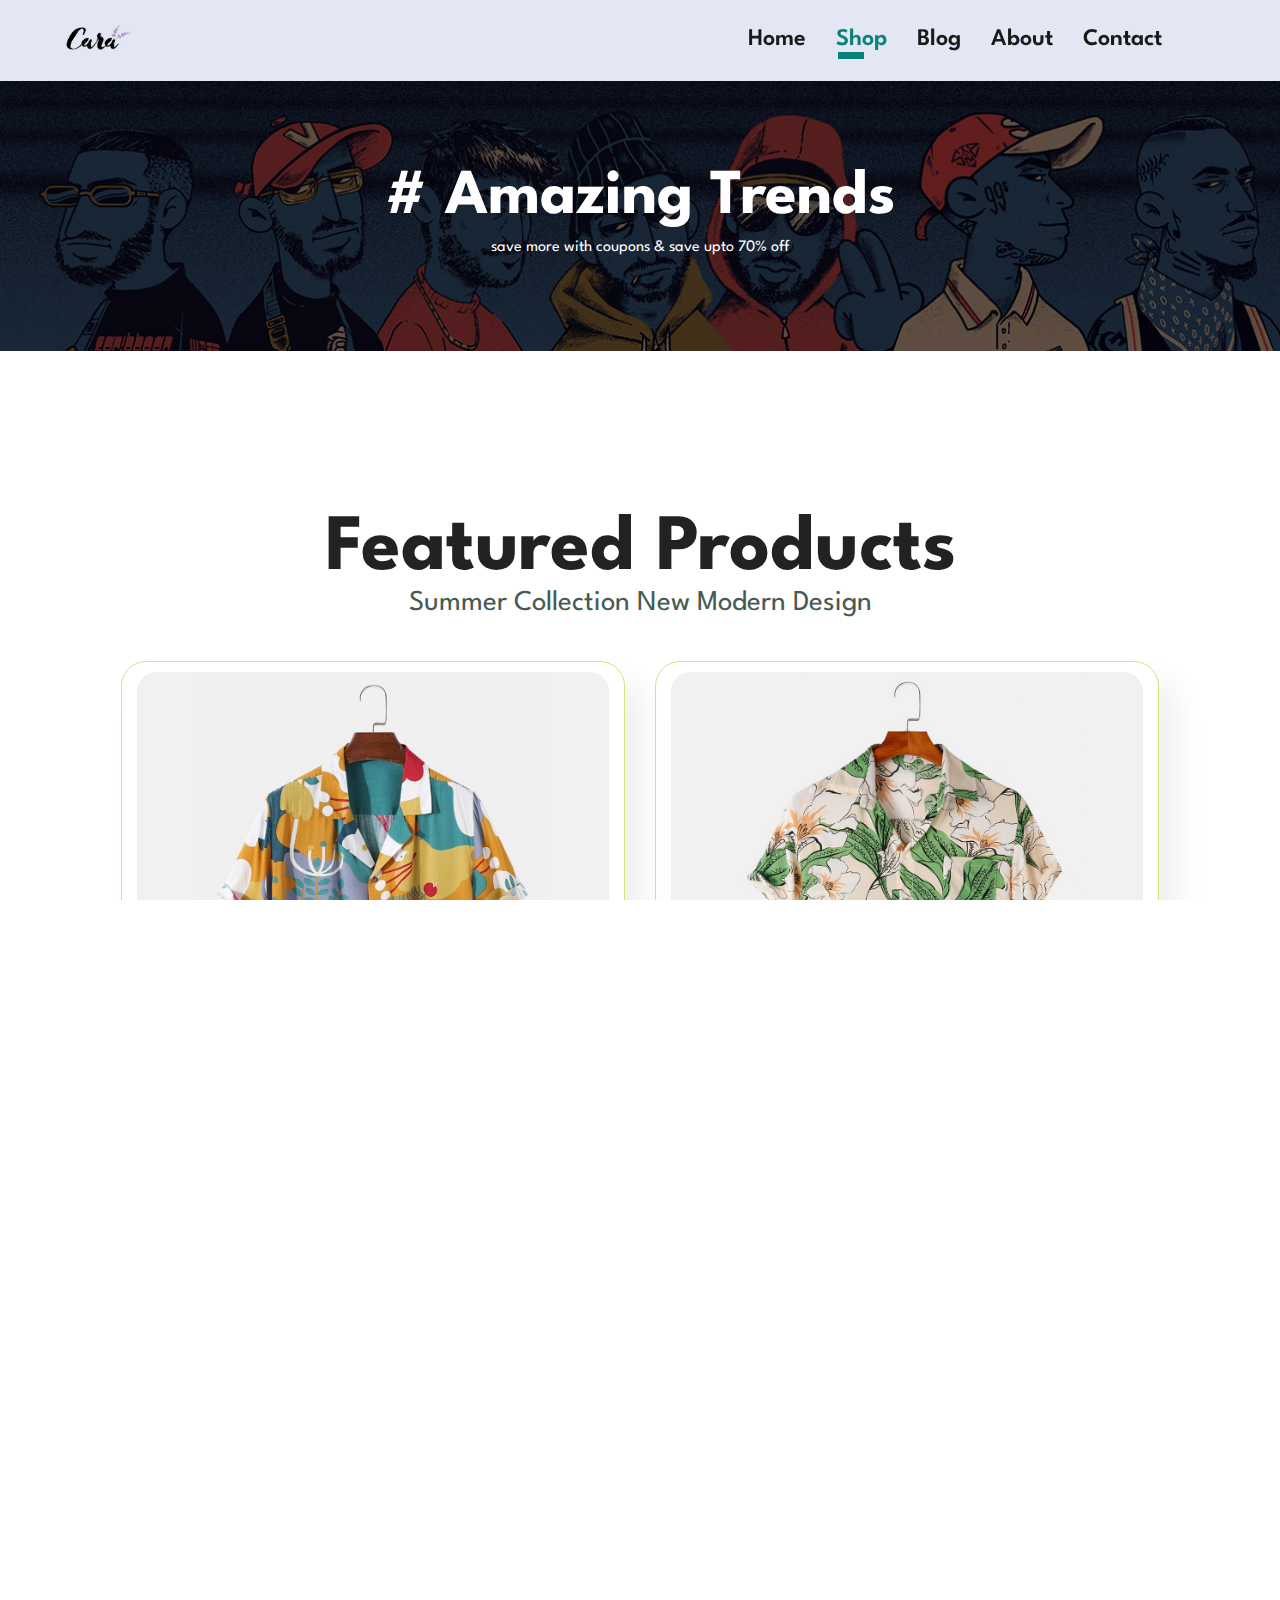
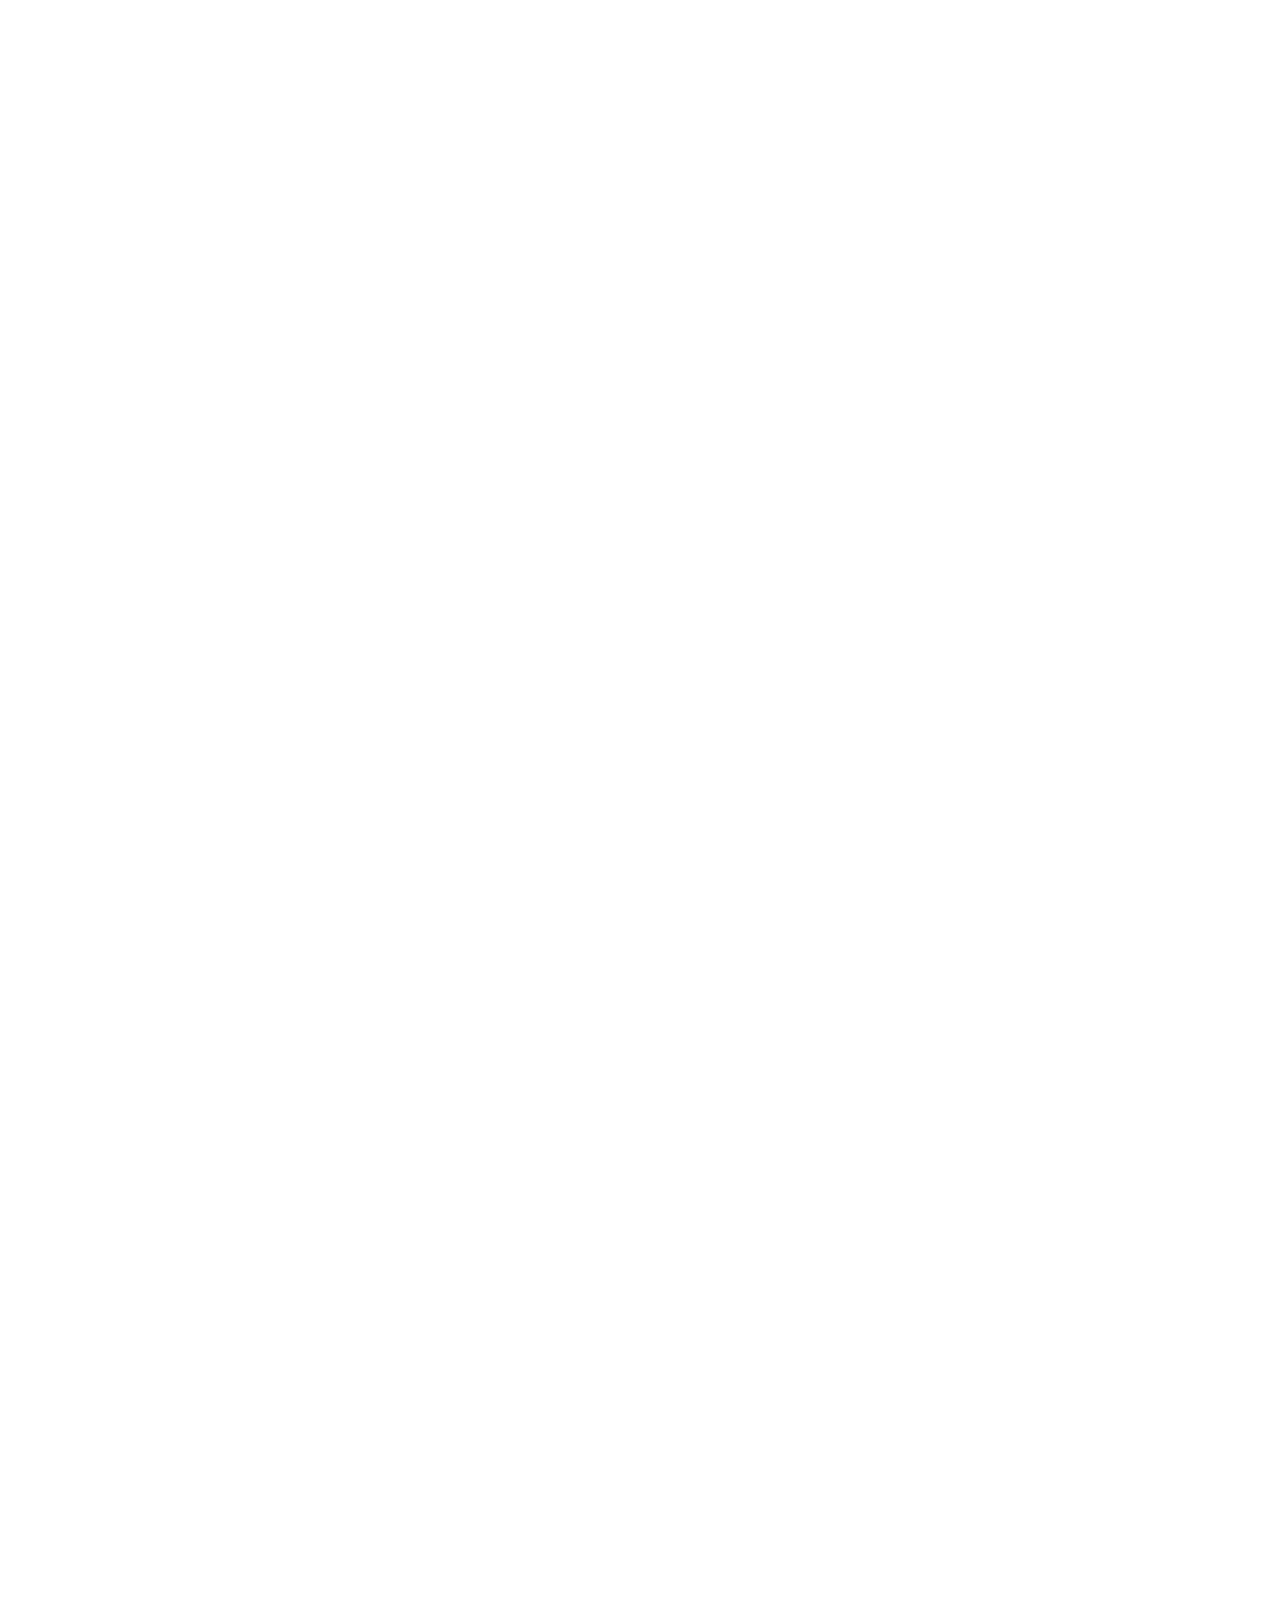
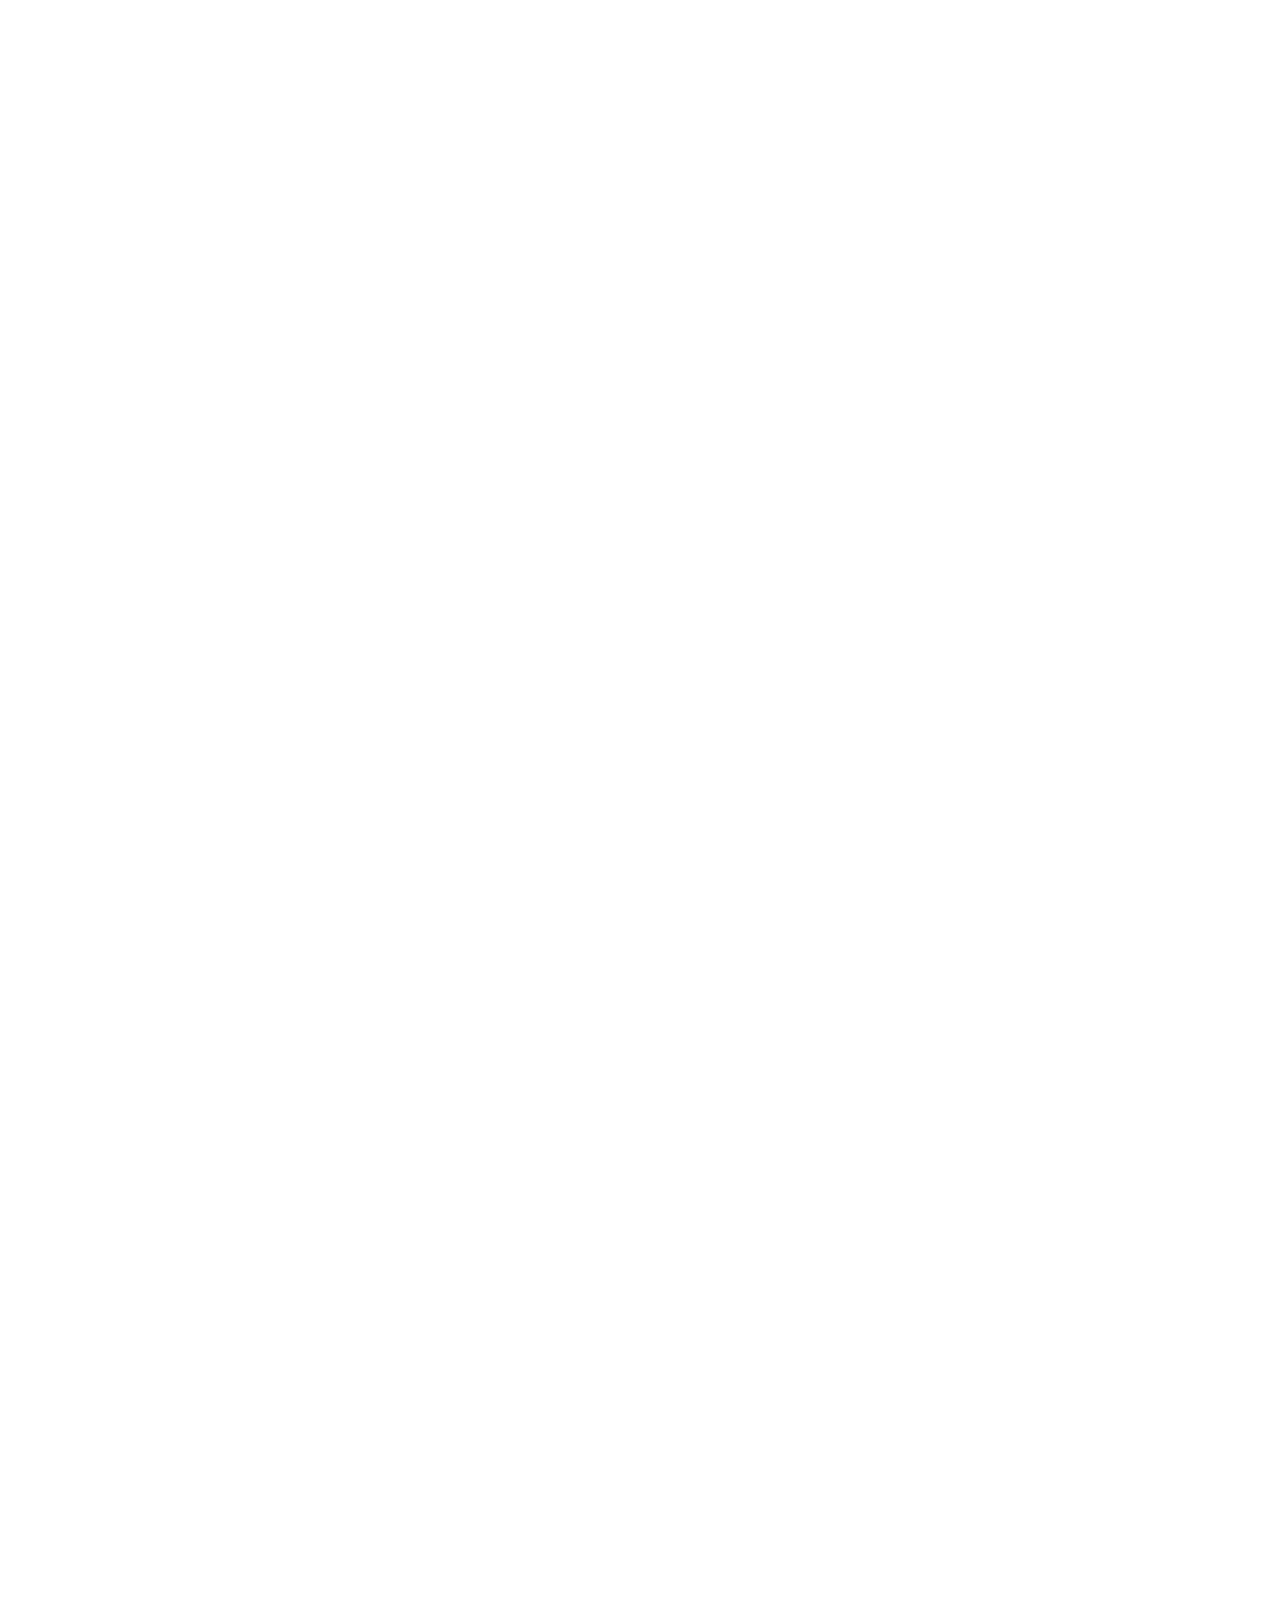
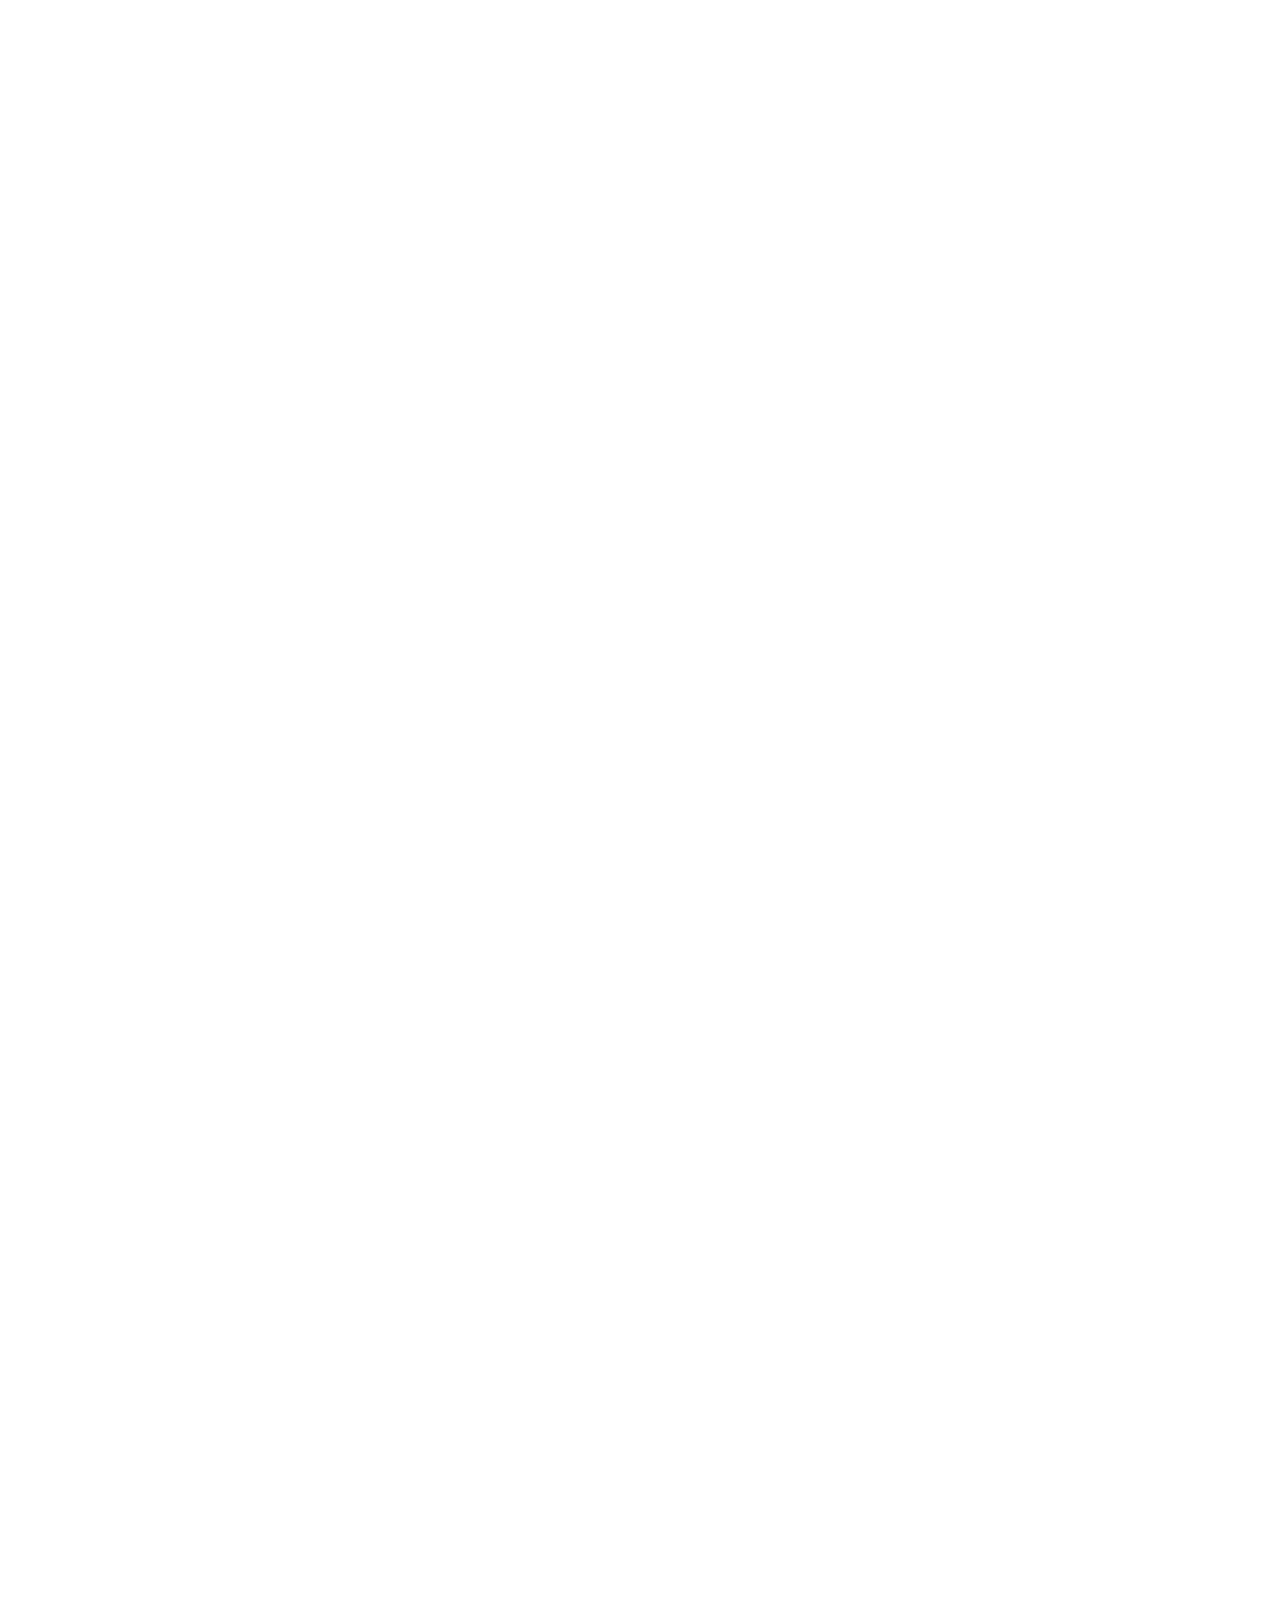
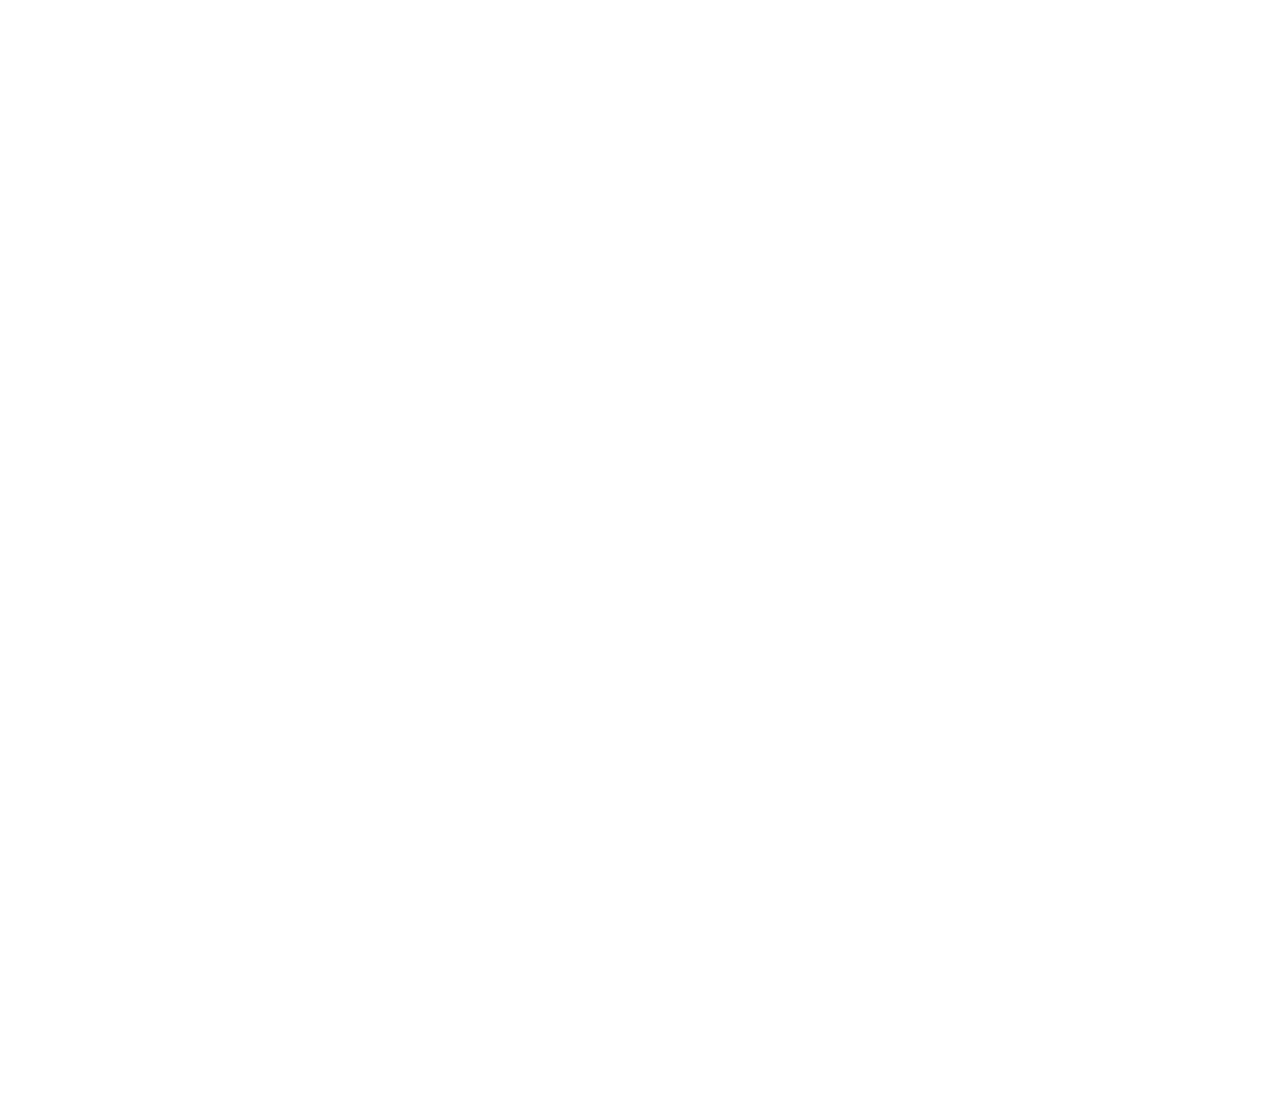
<file: shop.html>
<!DOCTYPE html>
<html lang="en">
<head>
    <meta charset="UTF-8">
    <meta http-equiv="X-UA-Compatible" content="IE=edge">
    <meta name="viewport" content="width=device-width, initial-scale=1.0">
    <link rel="stylesheet" href="style.css">
    <link rel="stylesheet" href="https://pro.fontawesome.com/releases/v5.10.0/css/all.css" />
    <title>Document</title>
</head>
<body>
       <!-- header -->
    <section id="header">
        <a href="#"><img src="img/logo.png" class="logo" alt="">
        </a>

    <nav>

     <ul id="navbar">
     
        <li  ><a  href="index.html">Home</a></li>
       <li ><a class="clicked" href="shop.html">Shop</a></li>
       <li><a href="blog.html">Blog</a></li>
       <li><a href="about.html">About</a></li>
       <li><a href="Contact.html">Contact</a></li>
       <li><a href="Cart.html"><i class="far fa-shopping-bag fa-2xl" style="color: #0f657b;"></i></a></li>
     </ul>
    
     <ul id="navbar2">
       
          <i id="close" style="visibility: hidden;" class="cross">❌ </i>
          <li > <a href="index.html">Home</a></li>
         <li><a class="clicked" href="shop.html">Shop</a></li>
         <li><a href="blog.html">Blog</a></li>
         <li><a href="about.html">About</a></li>
         <li><a href="Contact.html">Contact</a></li>
         <li><a href="Cart.html"><i class="far fa-shopping-bag fa-2xl" style="color: #0f657b;"></i></a></li>
       </ul>
      
    </nav>
    <div id="mobile">
        <i><a href="Cart.html"><i class="far fa-shopping-bag fa-2xl" style="color: #0f657b;"></i></a></i>
        <i id="bar" class="fas fa-outdent"></i>
       </div>

    </section>
    <section id="sbanner" class="shop-banner">
        <h1># Amazing Trends</h1>
        <p>save more with coupons & save upto 70% off</p>
      
    </section>
    <section  class="section-p1 product">
        <div class="fe-heading">
        <h1>Featured Products</h1>
        <p>Summer Collection New Modern Design</p>
        </div>
        <div class="pro-container">
            <div class="pro" onclick="window.location.href
            ='sproduct.html';">
                <img src="img/products/f1.jpg" alt="">
                <div class="desc">
                    <span>adidas</span>
                    <h3>Cartoon Astranout T-shirt</h3>
                    <div class="rating">
                        <i class="fas fa-star"></i>
                        <i class="fas fa-star"></i>
                        <i class="fas fa-star"></i>
                        <i class="fas fa-star"></i>
                    </div>
                    <h4>$78</h4>
                </div>
                <a class="addtocart" href="#"><i class="fal fa-shopping-cart cart"></i></a>
            </div>
            <div class="pro"  onclick="window.location.href
            ='sproduct.html';">
                <img src="img/products/f2.jpg" alt="">
                <div class="desc">
                    <span>adidas</span>
                    <h3>Cartoon Astranout T-shirt</h3>
                    <div class="rating">
                        <i class="fas fa-star"></i>
                        <i class="fas fa-star"></i>
                        <i class="fas fa-star"></i>
                        <i class="fas fa-star"></i>
                    </div>
                    <h4>$78</h4>
                </div>
                <a class="addtocart" href="#"><i class="fal fa-shopping-cart cart"></i></a>
            </div>
            <div class="pro" onclick="window.location.href
            ='sproduct.html';">
                <img src="img/products/f3.jpg" alt="">
                <div class="desc">
                    <span>adidas</span>
                    <h3>Cartoon Astranout T-shirt</h3>
                    <div class="rating">
                        <i class="fas fa-star"></i>
                        <i class="fas fa-star"></i>
                        <i class="fas fa-star"></i>
                        <i class="fas fa-star"></i>
                    </div>
                    <h4>$78</h4>
                </div>
                <a class="addtocart" href="#"><i class="fal fa-shopping-cart cart"></i></a>
            </div>
            <div class="pro" onclick="window.location.href
            ='sproduct.html';">
                <img src="img/products/f4.jpg" alt="">
                <div class="desc">
                    <span>adidas</span>
                    <h3>Cartoon Astranout T-shirt</h3>
                    <div class="rating">
                        <i class="fas fa-star"></i>
                        <i class="fas fa-star"></i>
                        <i class="fas fa-star"></i>
                        <i class="fas fa-star"></i>
                    </div>
                    <h4>$78</h4>
                </div>
                <a class="addtocart" href="#"><i class="fal fa-shopping-cart cart"></i></a>
            </div>
            <div class="pro" onclick="window.location.href
            ='sproduct.html';">
                <img src="img/products/f5.jpg" alt="">
                <div class="desc">
                    <span>adidas</span>
                    <h3>Cartoon Astranout T-shirt</h3>
                    <div class="rating">
                        <i class="fas fa-star"></i>
                        <i class="fas fa-star"></i>
                        <i class="fas fa-star"></i>
                        <i class="fas fa-star"></i>
                    </div>
                    <h4>$78</h4>
                </div>
                <a class="addtocart" href="#"><i class="fal fa-shopping-cart cart"></i></a>
            </div>
            <div class="pro" onclick="window.location.href
            ='sproduct.html';">
                <img src="img/products/f6.jpg" alt="">
                <div class="desc">
                    <span>adidas</span>
                    <h3>Cartoon Astranout T-shirt</h3>
                    <div class="rating">
                        <i class="fas fa-star"></i>
                        <i class="fas fa-star"></i>
                        <i class="fas fa-star"></i>
                        <i class="fas fa-star"></i>
                    </div>
                    <h4>$78</h4>
                </div>
                <a class="addtocart" href="#"><i class="fal fa-shopping-cart cart"></i></a>
            </div>
            <div class="pro" onclick="window.location.href
            ='sproduct.html';">
                <img src="img/products/f7.jpg" alt="">
                <div class="desc">
                    <span>adidas</span>
                    <h3>Cartoon Astranout T-shirt</h3>
                    <div class="rating">
                        <i class="fas fa-star"></i>
                        <i class="fas fa-star"></i>
                        <i class="fas fa-star"></i>
                        <i class="fas fa-star"></i>
                    </div>
                    <h4>$78</h4>
                </div>
                <a class="addtocart" href="#"><i class="fal fa-shopping-cart cart"></i></a>
            </div>
            <div class="pro" onclick="window.location.href
            ='sproduct.html';">
                <img src="img/products/f8.jpg" alt="">
                <div class="desc">
                    <span>adidas</span>
                    <h3>Cartoon Astranout T-shirt</h3>
                    <div class="rating">
                        <i class="fas fa-star"></i>
                        <i class="fas fa-star"></i>
                        <i class="fas fa-star"></i>
                        <i class="fas fa-star"></i>
                    </div>
                    <h4>$78</h4>
                </div>
                <a class="addtocart" href="#"><i class="fal fa-shopping-cart cart"></i></a>
            </div>
   
                <div class="pro" onclick="window.location.href
            ='sproduct.html';">
                    <img src="img/products/n1.jpg" alt="">
                    <div class="desc">
                        <span>adidas</span>
                        <h3>Cartoon Astranout T-shirt</h3>
                        <div class="rating">
                            <i class="fas fa-star"></i>
                            <i class="fas fa-star"></i>
                            <i class="fas fa-star"></i>
                            <i class="fas fa-star"></i>
                        </div>
                        <h4>$78</h4>
                    </div>
                    <a class="addtocart" href="#"><i class="fal fa-shopping-cart cart"></i></a>
                </div>
                <div class="pro" onclick="window.location.href
            ='sproduct.html';">
                    <img src="img/products/n2.jpg" alt="">
                    <div class="desc">
                        <span>adidas</span>
                        <h3>Cartoon Astranout T-shirt</h3>
                        <div class="rating">
                            <i class="fas fa-star"></i>
                            <i class="fas fa-star"></i>
                            <i class="fas fa-star"></i>
                            <i class="fas fa-star"></i>
                        </div>
                        <h4>$78</h4>
                    </div>
                    <a class="addtocart" href="#"><i class="fal fa-shopping-cart cart"></i></a>
                </div>
                <div class="pro" onclick="window.location.href
            ='sproduct.html';">
                    <img src="img/products/n3.jpg" alt="">
                    <div class="desc">
                        <span>adidas</span>
                        <h3>Cartoon Astranout T-shirt</h3>
                        <div class="rating">
                            <i class="fas fa-star"></i>
                            <i class="fas fa-star"></i>
                            <i class="fas fa-star"></i>
                            <i class="fas fa-star"></i>
                        </div>
                        <h4>$78</h4>
                    </div>
                    <a class="addtocart" href="#"><i class="fal fa-shopping-cart cart"></i></a>
                </div>
                <div class="pro" onclick="window.location.href
            ='sproduct.html';">
                    <img src="img/products/n4.jpg" alt="">
                    <div class="desc">
                        <span>adidas</span>
                        <h3>Cartoon Astranout T-shirt</h3>
                        <div class="rating">
                            <i class="fas fa-star"></i>
                            <i class="fas fa-star"></i>
                            <i class="fas fa-star"></i>
                            <i class="fas fa-star"></i>
                        </div>
                        <h4>$78</h4>
                    </div>
                    <a class="addtocart" href="#"><i class="fal fa-shopping-cart cart"></i></a>
                </div>
                <div class="pro" onclick="window.location.href
            ='sproduct.html';">
                    <img src="img/products/n5.jpg" alt="">
                    <div class="desc">
                        <span>adidas</span>
                        <h3>Cartoon Astranout T-shirt</h3>
                        <div class="rating">
                            <i class="fas fa-star"></i>
                            <i class="fas fa-star"></i>
                            <i class="fas fa-star"></i>
                            <i class="fas fa-star"></i>
                        </div>
                        <h4>$78</h4>
                    </div>
                    <a class="addtocart" href="#"><i class="fal fa-shopping-cart cart"></i></a>
                </div>
                <div class="pro" onclick="window.location.href
            ='sproduct.html';">
                    <img src="img/products/n6.jpg" alt="">
                    <div class="desc">
                        <span>adidas</span>
                        <h3>Cartoon Astranout T-shirt</h3>
                        <div class="rating">
                            <i class="fas fa-star"></i>
                            <i class="fas fa-star"></i>
                            <i class="fas fa-star"></i>
                            <i class="fas fa-star"></i>
                        </div>
                        <h4>$78</h4>
                    </div>
                    <a class="addtocart" href="#"><i class="fal fa-shopping-cart cart"></i></a>
                </div>
                <div class="pro" onclick="window.location.href
            ='sproduct.html';">
                    <img src="img/products/n7.jpg" alt="">
                    <div class="desc">
                        <span>adidas</span>
                        <h3>Cartoon Astranout T-shirt</h3>
                        <div class="rating">
                            <i class="fas fa-star"></i>
                            <i class="fas fa-star"></i>
                            <i class="fas fa-star"></i>
                            <i class="fas fa-star"></i>
                        </div>
                        <h4>$78</h4>
                    </div>
                    <a class="addtocart" href="#"><i class="fal fa-shopping-cart cart"></i></a>
                </div>
                <div class="pro" onclick="window.location.href
            ='sproduct.html';">
                    <img src="img/products/n8.jpg" alt="">
                    <div class="desc">
                        <span>adidas</span>
                        <h3>Cartoon Astranout T-shirt</h3>
                        <div class="rating">
                            <i class="fas fa-star"></i>
                            <i class="fas fa-star"></i>
                            <i class="fas fa-star"></i>
                            <i class="fas fa-star"></i>
                        </div>
                        <h4>$78</h4>
                    </div>
                    <a class="addtocart" href="#"><i class="fal fa-shopping-cart cart"></i></a>
                </div>
    </div>
 </section>
 <section id="pageslider">
    <a href="#">1</a>
    <a href="#">2</a>
    <a href="#"><i class="fas fa-long-arrow-alt-right"></i></a>

 </section>
    <section id="newsletter">
        <div class="newsletter-text">
        <h1>Sign Up For Newsletters</h1>
        <h2>Get E-mail updates about our latest shop and <span>special offers</span></h2>
        </div>
        <div class="newsform">
        <input type="text" name="" id="" placeholder="Your email address">
        <button class="normal">Sign Up</button>
        </div>
    </section>
    <footer class="section-p1">
        <div class="col">
            <img class="logo" src="img/logo.png" alt="">
            <h4>Contact</h4>
            <p><strong>Address:</strong> 562 Nirvana Road Street 32 Gurugram</p>
            <p><strong>Phone:</strong>+01222365/(+91)01234567</p>
            <p> <Strong>Hours:</Strong>10:00-18:00 Mon-Sat</p>
            <div class="follow">
                <h4>Follow Us</h4>
                <a href=""><i class="fab fa-facebook-f"></i></a>
                <a href=""><i class="fab fa-twitter"></i></a>
                <a href=""><i class="fab fa-instagram"></i></a>
                <a href=""><i class="fab fa-pinterest-p"></i></a>
                <a href=""><i class="fab fa-youtube"></i></a>

            </div>
            <div class="footer-links">
                <div class="col">
                    <h4>About</h4>
                    <a href="#">About Us</a>
                    <a href="#">Delivery Information</a>
                    <a href="#">Privacy Policy</a>
                    <a href="#">Terms & Conditions </a>
                    <a href="#">Contact Us</a>
                </div>
                <div class="col">
                    <h4>My Account</h4>
                    <a href="#">Sign In</a>
                    <a href="#">View Cart</a>
                    <a href="#">My Wishlist</a>
                    <a href="#">Track My Order</a>
                    <a href="#">Help</a>
                </div>
                <div class="col ">
                    <h4>My Account</h4>
                    <a href="#">Sign In</a>
                    <a href="#">View Cart</a>
                    <a href="#">My Wishlist</a>
                    <a href="#">Track My Order</a>
                    <a href="#">Help</a>   
                </div>
            </div>
        </div>
       
        
        <div class="row">
            <h4>Install App</h4>
            <img src="img/pay/app.jpg" alt="">
            <img src="img/pay/play.jpg" alt="">
            <p>Secured Payment Gateway</p>
            <img src="img/pay/pay.png" alt="">
        </div>
        <div class="copyright">
         <p> © 2023 Cara Pvt Ltd</p>
        </div>

    </footer>
    <script src="index.js" charset="UTF-8"></script>
</body>
</html>
</file>
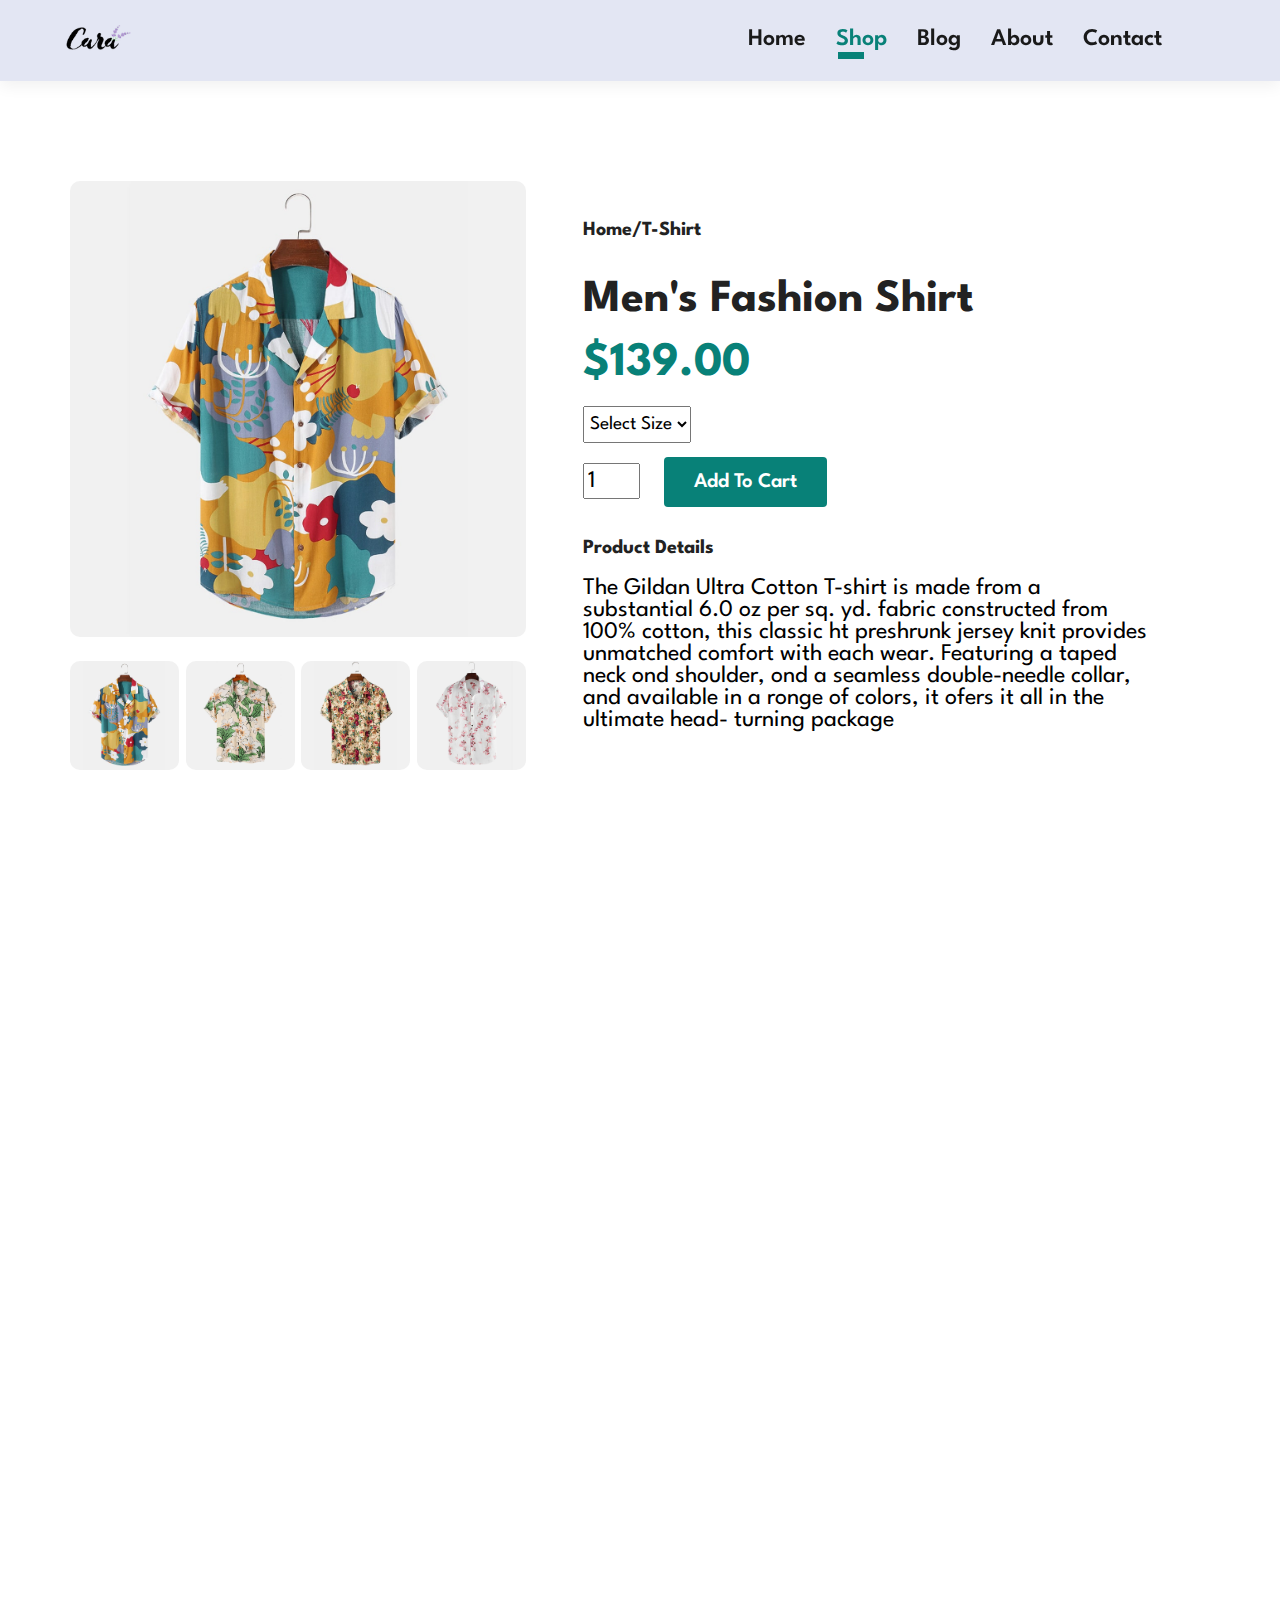
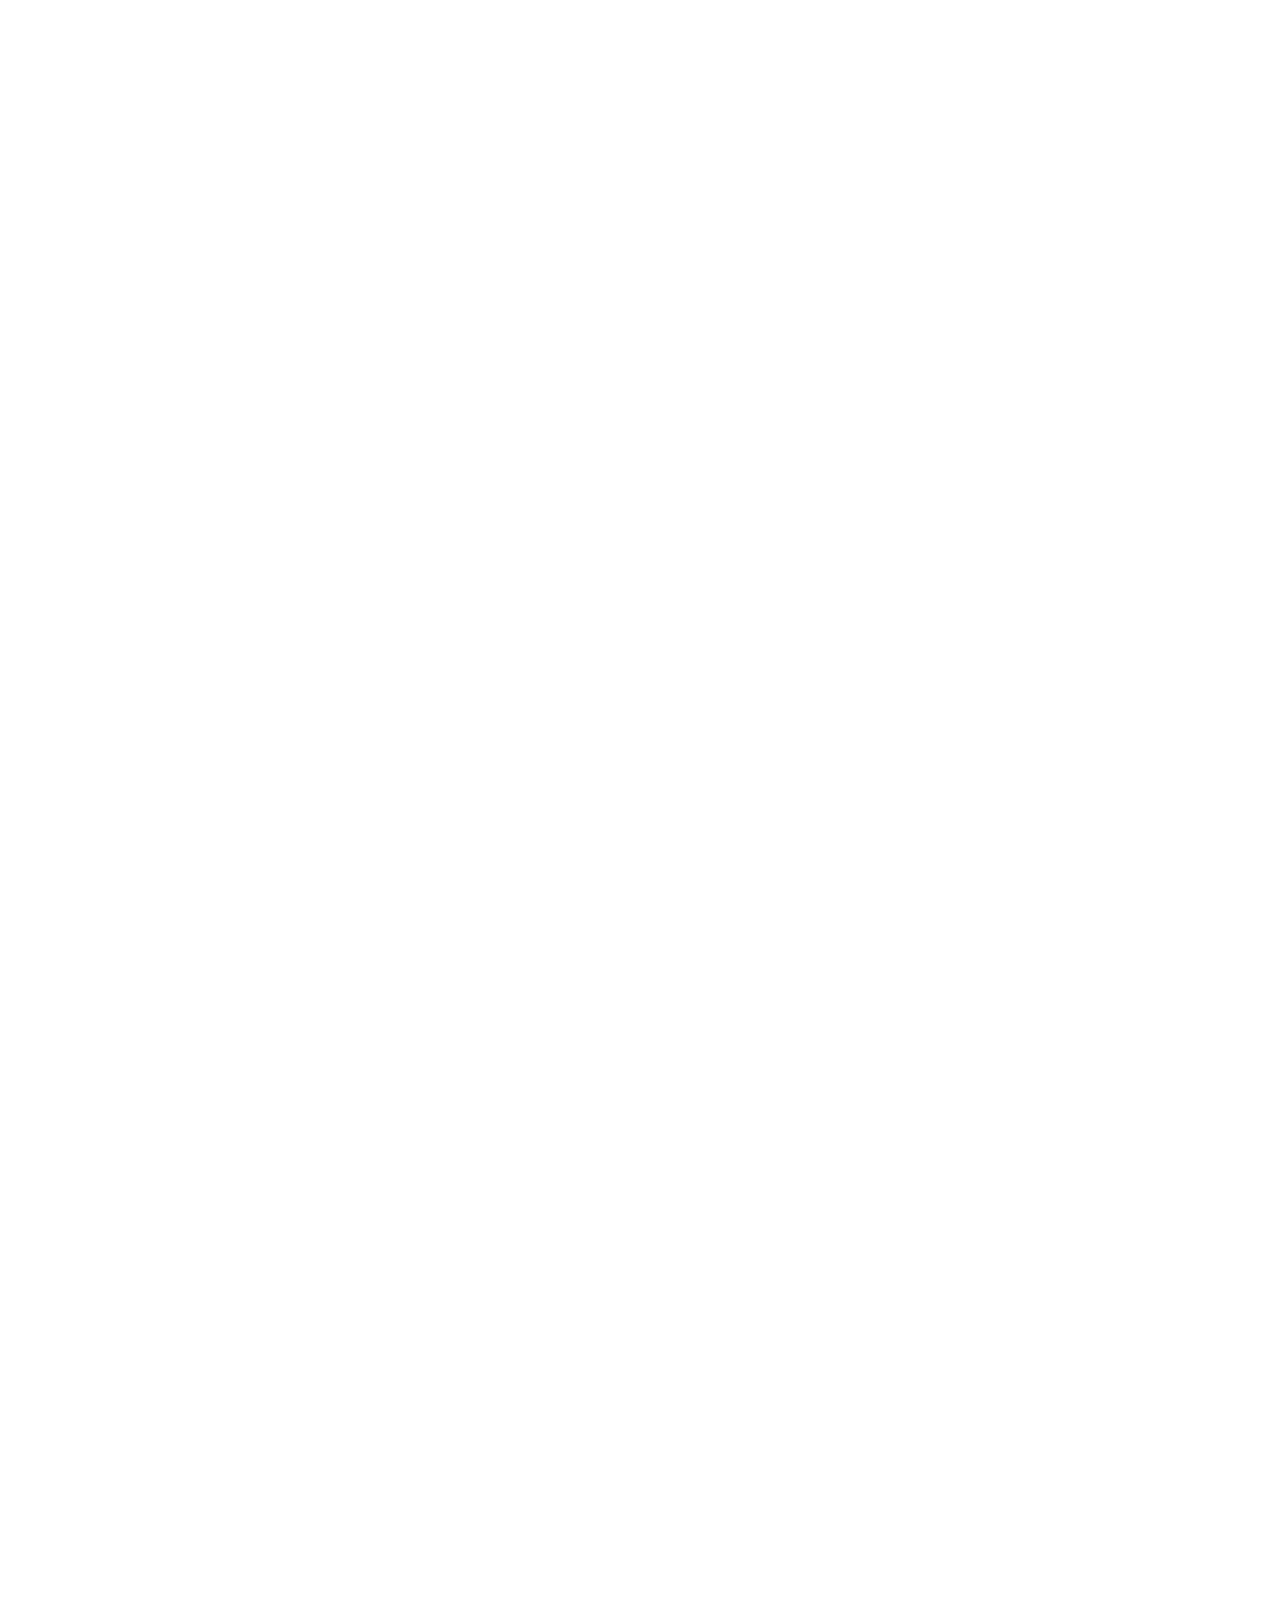
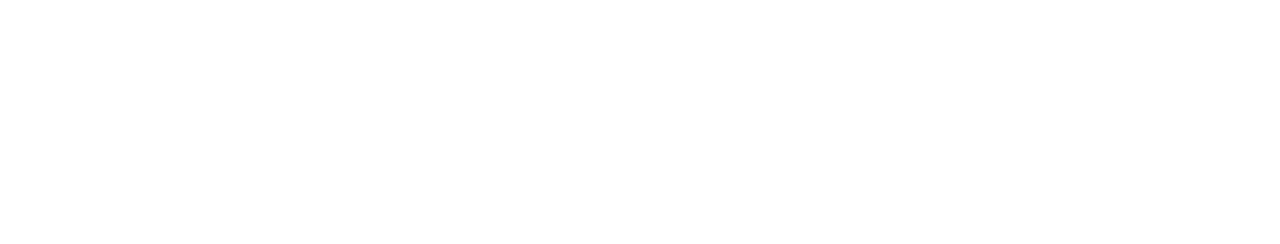
<file: sproduct.html>
<!DOCTYPE html>
<html lang="en">
<head>
    <meta charset="UTF-8">
    <meta http-equiv="X-UA-Compatible" content="IE=edge">
    <meta name="viewport" content="width=device-width, initial-scale=1.0">
    <link rel="stylesheet" href="style.css">
    <link rel="stylesheet" href="https://pro.fontawesome.com/releases/v5.10.0/css/all.css" />
    <title>Document</title>
</head>
<body>
       <!-- header -->
    <section id="header">
        <a href="#"><img src="img/logo.png" class="logo" alt="">
        </a>

    <nav>

     <ul id="navbar">
     
        <li  ><a  href="index.html">Home</a></li>
       <li ><a class="clicked" href="shop.html">Shop</a></li>
       <li><a href="blog.html">Blog</a></li>
       <li><a href="about.html">About</a></li>
       <li><a href="Contact.html">Contact</a></li>
       <li><a href="Cart.html"><i class="far fa-shopping-bag fa-2xl" style="color: #0f657b;"></i></a></li>
     </ul>
    
     <ul id="navbar2">
       
          <i id="close" style="visibility: hidden;" class="cross">❌ </i>
          <li > <a href="index.html">Home</a></li>
         <li><a class="clicked" href="shop.html">Shop</a></li>
         <li><a href="blog.html">Blog</a></li>
         <li><a href="about.html">About</a></li>
         <li><a href="Contact.html">Contact</a></li>
         <li><a href="Cart.html"><i class="far fa-shopping-bag fa-2xl" style="color: #0f657b;"></i></a></li>
       </ul>
      
    </nav>
    <div id="mobile">
        <i><a href="Cart.html"><i class="far fa-shopping-bag fa-2xl" style="color: #0f657b;"></i></a></i>
        <i id="bar" class="fas fa-outdent"></i>
       </div>

    </section>
   
    <section id="sproduct-details" >
    <div class="prod-data">
        <div class="single-prod-img">
            <img class="main-img" src="img/products/f1.jpg" width="100%" alt="">
         </div> 
         <div class="small-img">
            <div class="small-img-col">
                <img src="img/products/f1.jpg" width="100%" data-index="1" alt="">
            </div>
            <div class="small-img-col">
                <img src="img/products/f2.jpg" width="100%" data-index="2" alt="">
            </div>
            <div class="small-img-col">
                <img src="img/products/f3.jpg" width="100%" data-index="3" alt="">
            </div>
            <div class="small-img-col">
                <img src="img/products/f4.jpg" width="100%" data-index="4" alt="">
            </div>          
         </div> 
    </div> 
   
     <div class="sprod-desc">
        <h4>Home/T-Shirt</h4>
        <h2>Men's Fashion Shirt</h2>
        <h3>$139.00</h3>
        <select >
        <option>Select Size</option> 
        <option>XXL</option> 
        <option>XL</option> 
        <option>S</option> 
        <option>M</option> 
        <option>L</option> 
        
        </select>
        <input type="number" value="1">
        <button class="normal1">Add To Cart</button>
        <h4>Product Details</h4>
        <span>The Gildan Ultra Cotton T-shirt is made from a substantial 6.0 oz per
            sq. yd. fabric constructed from 100% cotton, this classic ht preshrunk
            jersey knit provides unmatched comfort with each wear. Featuring a
            taped neck ond shoulder, ond a seamless double-needle collar, and
            available in a ronge of colors, it ofers it all in the ultimate head-
            turning package</span>
     </div> 
    </section>
    <section  class="section-p1 product">
        <div class="fe-heading">
        <h1>Featured Products</h1>
        <p>Summer Collection New Modern Design</p>
        </div>
        <div class="pro-container">
            <div class="pro">
                <img src="img/products/f1.jpg" alt="">
                <div class="desc">
                    <span>adidas</span>
                    <h3>Cartoon Astranout T-shirt</h3>
                    <div class="rating">
                        <i class="fas fa-star"></i>
                        <i class="fas fa-star"></i>
                        <i class="fas fa-star"></i>
                        <i class="fas fa-star"></i>
                    </div>
                    <h4>$78</h4>
                </div>
                <a class="addtocart" href="#"><i class="fal fa-shopping-cart cart"></i></a>
            </div>
            <div class="pro">
                <img src="img/products/f2.jpg" alt="">
                <div class="desc">
                    <span>adidas</span>
                    <h3>Cartoon Astranout T-shirt</h3>
                    <div class="rating">
                        <i class="fas fa-star"></i>
                        <i class="fas fa-star"></i>
                        <i class="fas fa-star"></i>
                        <i class="fas fa-star"></i>
                    </div>
                    <h4>$78</h4>
                </div>
                <a class="addtocart" href="#"><i class="fal fa-shopping-cart cart"></i></a>
            </div>
            <div class="pro">
                <img src="img/products/f3.jpg" alt="">
                <div class="desc">
                    <span>adidas</span>
                    <h3>Cartoon Astranout T-shirt</h3>
                    <div class="rating">
                        <i class="fas fa-star"></i>
                        <i class="fas fa-star"></i>
                        <i class="fas fa-star"></i>
                        <i class="fas fa-star"></i>
                    </div>
                    <h4>$78</h4>
                </div>
                <a class="addtocart" href="#"><i class="fal fa-shopping-cart cart"></i></a>
            </div>
           
            <div class="pro">
                <img src="img/products/f5.jpg" alt="">
                <div class="desc">
                    <span>adidas</span>
                    <h3>Cartoon Astranout T-shirt</h3>
                    <div class="rating">
                        <i class="fas fa-star"></i>
                        <i class="fas fa-star"></i>
                        <i class="fas fa-star"></i>
                        <i class="fas fa-star"></i>
                    </div>
                    <h4>$78</h4>
                </div>
                <a class="addtocart" href="#"><i class="fal fa-shopping-cart cart"></i></a>
            </div>
            
        </div>
    </section>
    <section id="newsletter">
        <div class="newsletter-text">
        <h1>Sign Up For Newsletters</h1>
        <h2>Get E-mail updates about our latest shop and <span>special offers</span></h2>
        </div>
        <div class="newsform">
        <input type="text" name="" id="" placeholder="Your email address">
        <button class="normal">Sign Up</button>
        </div>
    </section>
    <footer class="section-p1">
        <div class="col">
            <img class="logo" src="img/logo.png" alt="">
            <h4>Contact</h4>
            <p><strong>Address:</strong> 562 Nirvana Road Street 32 Gurugram</p>
            <p><strong>Phone:</strong>+01222365/(+91)01234567</p>
            <p> <Strong>Hours:</Strong>10:00-18:00 Mon-Sat</p>
            <div class="follow">
                <h4>Follow Us</h4>
                <a href=""><i class="fab fa-facebook-f"></i></a>
                <a href=""><i class="fab fa-twitter"></i></a>
                <a href=""><i class="fab fa-instagram"></i></a>
                <a href=""><i class="fab fa-pinterest-p"></i></a>
                <a href=""><i class="fab fa-youtube"></i></a>

            </div>
            <div class="footer-links">
                <div class="col">
                    <h4>About</h4>
                    <a href="#">About Us</a>
                    <a href="#">Delivery Information</a>
                    <a href="#">Privacy Policy</a>
                    <a href="#">Terms & Conditions </a>
                    <a href="#">Contact Us</a>
                </div>
                <div class="col">
                    <h4>My Account</h4>
                    <a href="#">Sign In</a>
                    <a href="#">View Cart</a>
                    <a href="#">My Wishlist</a>
                    <a href="#">Track My Order</a>
                    <a href="#">Help</a>
                </div>
                <div class="col ">
                    <h4>My Account</h4>
                    <a href="#">Sign In</a>
                    <a href="#">View Cart</a>
                    <a href="#">My Wishlist</a>
                    <a href="#">Track My Order</a>
                    <a href="#">Help</a>   
                </div>
            </div>
        </div>
       
        
        <div class="row">
            <h4>Install App</h4>
            <img src="img/pay/app.jpg" alt="">
            <img src="img/pay/play.jpg" alt="">
            <p>Secured Payment Gateway</p>
            <img src="img/pay/pay.png" alt="">
        </div>
        <div class="copyright">
         <p> © 2023 Cara Pvt Ltd</p>
        </div>

    </footer>
    <script src="index.js" charset="UTF-8"></script>
</body>
</html>
</file>
<file: style.css>
@import url("https://fonts.googleapis.com/css2?family=Spartan:wght@100;200;300;400;500;600;700;800;900&display=swap");
html,body { width: 100%; height: 100%; margin: 0px; padding: 0px; overflow-x: hidden; }
*{
  margin: 0;
  padding: 0;
  box-sizing: border-box;
  font-family: "Spartan", sans-serif;
}

html {
  scroll-behavior: smooth;
}
ul{
 list-style: none;
}
/* Global Styles */

h1 {
  font-size: 50px;
 
  color: #222;
}

h2 {
  font-size: 46px;
 
  color: #222;
}

h4 {
  font-size: 20px;
  color: #222;
}

h6 {
  font-weight: 700;
  font-size: 12px;
}

p {
  font-size: 16px;
  color: #465b52;
  margin: 15px 0 20px 0;
}

.section-p1 {
  padding: 40px 80px;
}

.section-m1 {
  margin: 40px 0;
}

body {
  width: 100%;
}


    /* header */
#header a img{
  height: 5vh
  
}

#header{
    display: flex;
    align-items: center;
    justify-content: space-between;
    padding: 2% 5%;
    background-color: #e3e6f3;
    box-shadow: 0 5px 15px rgba(0, 0,0, 0.06);
    position: sticky;
  
   z-index: 1;
    top: 0;
    left: 0;
    height: 10vh;
    
}

#navbar ,#navbar2{
    display: flex;
    gap: 4rem;
    list-style: none;
    font-size: 2rem;
    font-weight: 600;

     
}


#mobile{
  display: none;
}
#mobile i{
  color:#1a1a1a;
  font-size: 24px;
  padding-left: 20px;
}
#navbar a,#navbar2 a{
    color: #1a1a1a;
 transition: 0.3 ease;
}
#navbar li,#navbar2 li{
    position: relative;
    font-size: 1.7rem;
   
}
#navbar a:hover , #navbar a.clicked,#navbar2 a:hover , #navbar2 a.clicked{
    color: #088178;
   }
#navbar a.clicked::after,#navbar a:hover::after,#navbar2 a.clicked::after,#navbar2 a:hover::after{
    content: "";
    width: 50%;
    height: 0.43rem;
    background: #088178;
    position: absolute;
    bottom: -5px;
    left: 2px;
    transition: 0.3 ease;
}

a{
    text-decoration: none;
}

 /* hero section */
#hero{
    background-image: url(img/hero4.png);
    height: 90vh;
    width: 100%;
    background-size: cover;
    background-position: top 25% right 0;
    padding: 0 8%;
    display: flex;
    flex-direction: column;
    align-items: start;
    justify-content: center;

    
}
#hero h4{
    padding-bottom:2%;
    font-size: 3rem;
}
#hero h2{ padding-bottom: 15px;
    font-size: 4rem;
    padding-bottom: 2%;
}
#hero h1{
    font-size: 4.7rem;
    color: #088178;
    padding-bottom: 2%;
}
#hero p{
font-size: 2rem;
}
#hero button{
    font-size: 2rem;
    border: 0;
    color: #088178;
   background-image: url(img/button.png);
   background-repeat: no-repeat;
    background-color: transparent;
    background-size: cover;
   padding: 35px 200px ;
   font-weight: 600;

}

/* features section */
#features{
   padding: 3% 8%;
    display: flex;
    align-items: center;
    justify-content: space-between;
    flex-wrap: wrap;
}
 .fe-box{
   
    text-align: center;
    border: 1px solid #cce780;
    box-shadow: 20px 20px 30px rgba(0, 0,0, 0.06);
    border-radius: 4px;
     
   
   
}
#features .fe-box:hover{
   
    box-shadow: 10px 20px 60px rgba(0, 0,0, 0.1);
}
#features .fe-box h4{
  margin: auto;
   padding: 9px 8px;
   line-height: 1;
   color: #088178;
   border-radius: 4px;
   font-size: 1.5rem;
   background-color: #fddde4;
   width: fit-content;
}
 #features .fe-box:nth-child(2) h4{
  background-color: #cdebbc;
}
 #features .fe-box:nth-child(3) h4{
  background-color: #d1e8f2;
}
 #features .fe-box:nth-child(4) h4{
  background-color: #cdd4f8;
}
 #features .fe-box:nth-child(5) h4{
  background-color: #f6dbf6;
}
 #features .fe-box:nth-child(6) h4{
  background-color: #fff2ef;
}
.fe-box img{
  width: 240px;
}


/* feature products section */
.fe-heading{
  margin: 2% 0 4% 0;

  text-align: center;
}
.fe-heading h1{
  font-size: 5rem;
  color: #222;
}
.fe-heading p{
  font-size: 1.8rem;
}
.product .pro-container{
  display: flex;
  gap: 30px;

 justify-content: space-between;
 
  flex-wrap: wrap;
}
.product .pro {
  
  padding: 5% 15%;
  width: fit-content;
  width: 23%;
  min-width:250px;
  padding: 20px 32px;
  border: 1px solid #cce780;
  border-radius: 25px;
  box-shadow: 20px 20px 30px rgba(0, 0,0, 0.06);
 position: relative;
}
.product .pro:hover{
  box-shadow: 20px 20px 40px rgba(0, 0,0, 0.3);
}
.product .pro img{
  width: 100%;
  border-radius: 20px;
}
span{
  font-size: 1.9rem;
  
}

.fa-star{
 color: rgb(243, 181, 25);
 font-size: 1.8rem;
}
.product .pro .desc{
  padding: 15px 20px;
  display: flex;
  flex-direction: column;
  gap: 10px;
}
.product .pro .desc h3{
 font-size: 1.6rem;
}
.product .pro .desc h4{
  font-size: 2rem;

  font-weight: 700;
  color: #088178;
}
.product .pro .cart{
  display: flex;
  align-items: center;
  justify-content: center;
  height: 50px;
  width: 50px;
  font-size: 1.2rem;
  font-weight: 700;
  background-color: #e8f6ea;
  border-radius: 50px;
  color: #088178;
  border: 1px solid #cce780;
  position: absolute;
  bottom: 30px;
  right: 30px;
  box-shadow: 20px 20px 30px rgba(0, 0,0, 0.03);
}
.product .pro .cart:hover{
  color:#088199;
  box-shadow: 20px 20px 20px rgba(0, 0,0, 0.08);
}

/* banner section */
#banner{
  display: flex;
  flex-direction: column;
  align-items: center;
  justify-content: center;
  
  background-image: url(img/banner/b2.jpg);
  width: 100%;
  height: 40vh;
  background-size: cover;
  background-position: center;
}


#banner h3, #banner h1{
  color: white;
}
#banner h3{
  font-size: 2rem;
  padding-bottom: 20px;

}
#banner h1{
  font-size: 4rem;
  padding-bottom: 20px;

}
#banner span{
  font-size: 4rem;
  color: #ef3636;

}
button.normal,button.normal1{
  font-size: 1.3rem;
  font-weight: 600;
  padding: 15px 30px;
  color: #000;
  background-color: #fff;
  border-radius: 4px;
  cursor: pointer;
  border: none;
  outline: none;
  transition: 0.2s;
}
button.normal:hover{
  background-color: #088178;
}
.sm-banner{
  display: flex;
  flex-wrap: wrap;
  align-items: center;
  justify-content: center;
  gap: 20px;
}
 .banner-box{
  display: flex;
  flex-direction: column;
  align-items: flex-start;
  justify-content: center;
  border-radius: 4px;
  
  background-image: url(img/banner/b17.jpg);
  width: 40%;
  height: 50vh;
  background-size: cover;
  background-position: center;
  padding: 30px;
  gap: 7px;
  box-shadow: 20px 40px 40px rgba(0, 0,0, 0.2);

}
.sm-banner .banner-box:hover{
  box-shadow: 20px 40px 40px rgba(0, 0,0, 0.3);

}
.sm-banner .banner-box .normal{
 margin-top: 10px;
 background-color: transparent;
 border: 1px solid #fff;
 color: #fff;
}
.sm-banner .banner-box .normal:hover{
  background-color: #088178;
  border: 1px solid #088178;
}
.sm-banner .banner-box h1{
  font-weight: 700;
  color: #fff;
}

.sm-banner .banner-box h3{
  color: #fff;
}
.sm-banner .banner-box h4{
  color: #fff;
}
.sm-banner .banner-box:nth-child(2){
  background-image: url(img/banner/b10.jpg);
  background-size: cover;
  background-position: center;
}
.text-banner{
  display: flex;
  flex-wrap: wrap;
  align-items:center;
  justify-content: center;
  gap: 50px;

}
.text-banner .banner-box{
  background-image: url(img/banner/b7.jpg);

}
.text-banner .banner-box:nth-child(2){
  background-image: url(img/banner/b4.jpg);

}
.text-banner .banner-box:nth-child(3){
  background-image: url(img/banner/b18.jpg);
  
}
.text-banner .banner-box {
  width: 25%;
  min-width: 0;
  height: 30vh;
}
.text-banner .banner-box h2{
  font-size: 1.8rem;
  font-weight: 700;
  color: #eee;
}
.text-banner .banner-box h3{
  font-size: 1.5rem;
  font-weight: 700;
  color: #ec544e;
}
.text-banner .banner-box:hover{
  box-shadow: 20px 40px 40px rgba(0, 0,0, 0.3);

}
 /* newsletter sections  */
 #newsletter{
  display: flex;
 align-items: center;
 justify-content: space-around;
 margin-top: 50px;
 background-image: url(img/banner/b14.png);
 background-repeat: no-repeat;
 background-position: center;
 background-size: cover;
 background-color: #041e42;
 height: 20vh;
 }
 #newsletter  .newsletter-text h1{
  font-size: 2rem;
  font-weight: 700;
  color: #fff;
 }
 #newsletter  .newsletter-text h2{
  font-size: 1rem;
  font-weight: 700;
  color: #818ea0;
 }
 #newsletter  .newsletter-text span{
  font-size: 1rem;
  color: #ffdb27;
 }
 #newsletter .newsform{
  display: flex;
  

 }
 #newsletter .newsform input{
  height: 3.125rem;
  font-size: 1rem;
  padding: 5px 10px;
  outline: none;
 
  border-top-left-radius: 4px;
  border-bottom-left-radius: 4px;
  border: 1px solid transparent;
 }
 #newsletter .newsform button{
  height: 3.125rem;
  font-size: 1rem;
  border-radius: 0;
  width: 50%;
  color: #fff;
  background-color: #088178;
  border-top-right-radius: 4px;
  border-bottom-right-radius: 4px;
  
  padding: 5px 10px;
  
  border: 1px solid transparent;
 }
 footer {
  display: flex;
  flex-wrap: wrap;
  justify-content: space-around;
  margin-top: 50px;

 }
 footer .col{
  display: flex;
  flex-direction: column;
  align-items: flex-start;
  gap: 10px;
 }
 footer .logo{
  margin-bottom: 30px;
  

 }
 footer h4{
  font-size: 14px;
  margin: 3px 0 5px 0;
  
 }
 footer p{
  font-size: 13px;
  margin: 0 0 7px 0;
 }
 footer a{
  font-size: 13px;
  text-decoration: none;
  color: #222;
 }
 footer .follow{
  color: #465b52;
  padding-right: 4px;
  cursor: pointer;
 }
 footer  .row img{
  border: 1px solid #088178;
  border-radius: 6px;
  margin: 5px 0 10px 0;

 }
 footer .row h4,p{
  margin: 3px 0 9px 0;
 }
 footer .follow .a:hover{
  color:#088178;

 }
 footer .copyright{
  width: 100%;
  text-align: center;
 }
 footer .footer-links{
  display: flex;
  flex-wrap: wrap;
 
  gap: 20px;
 }
 

#mobile{
  display: none;
}
#navbar2{
display: none;
}
/* shop section */
#sbanner {
  background-image: url(img/banner/b1.jpg);
  width: 100%;
  height: 30vh;
  background-position: center;
  background-size: cover;
  display: flex;
  flex-direction: column;
  align-items: center;
  justify-content: center;
  margin-bottom: 100px;
}
#sbanner p, h1{
  color: #fff;

}
#sbanner h1 {
  font-size: 4rem;
  padding: 0 0 10px 0;
}

/* section pageslider */
#pageslider {
    text-align: center;
    margin-top: 40px;
}
#pageslider a{
  background-color: #088178;
  border-radius: 4px;
  color: #fff;
  font-weight: 600;
  padding: 5px 10px;
  margin: 40px 5px 0 0;
  font-size: 1.5rem;
  cursor: pointer;
}


/* sproduct section */
#sproduct-details{
  
  margin: 100px 70px 100px 70px;
  display: flex;

gap: 5%;  
}
.prod-data{
  width: 40%;
}
.prod-data img{
border-radius: 10px;
}
#sproduct-details .small-img{
display: flex;
justify-content: space-between;
margin-top: 20px;
}
.small-img-col{
  flex-basis: 24%;
  cursor: pointer;
}

.sprod-desc{
  width: 50%;
  padding: 20px 0;
}
.sprod-desc h2,h4{
  padding: 20px 0 20px 0;
  
}
.sprod-desc h3{
  color: #088178;
  font-size: 3rem;
  padding-bottom: 20px;
  
}
.sprod-desc select{
  display: block;
  padding: 8px 2px;
  font-size: 1.2rem;
}
.sprod-desc input{
  margin: 20px 20px 20px 0;
  width: 10%;
  font-size: 1.5rem;
  padding: 5px 3px;
}
.sprod-desc input:focus{
  outline: none;
}
.sprod-desc button{
  background-color: #088178;
  color: #fff;
}
.sprod-desc button:hover{

}
.sprod-desc span{
  font-size: 1.5rem;
}
/* blog html */
/* blog html */
.blog-banner{
background-image: url(img/banner/b19.jpg) !important;
background-position: center;
background-size: cover;
}
.blogs {
  display: flex;
  padding: 10px 40px 10px 40px;
  align-items: center;
  justify-content: center;
  gap: 5%;
}
.blogs .blog-img{
  width: 40%;
}
.blogs .blog-detail{
  width: 40%;
  position: relative;
  padding-top: 150px;
}
.blogs .blog-detail h2{
  font-size: 2rem;
}
.blogs .blog-detail p{
  font-size: 1.2rem;
  margin: 40px 0 60px 0;
}
.blogs .blog-detail a{
font-size: 1.4rem;
font-weight: 600;
color: #000;
}
.blogs .blog-detail a:hover ,.blogs .blog-detail a:hover i{
transition: 0.13s;
color: #088178;
}


.blogs .blog-detail a i{
letter-spacing: -5px;
font-weight: 600;
font-size: 1.5rem;
}


.blogs .blog-img img{
  width: 100%;
  height: 40vh;
  border-radius: 4px;
  z-index: 0;
  position: relative;
}
.blogs .blog-img h1{
  color: #bcbabd;
  font-size: 8rem;
  font-weight: 900;
  position: relative;
  top: 50px;
 
}

/* about section */
.about-banner{
  background-image: url(img/about/banner.png) !important;
  background-position: center;
background-size: cover;
}
#about-section{
  margin-top: 100px;
  
 
}
.about-container .about-img{
  width: 45%;
}
.about-container .about-img img {
    height: 60vh;
    border-radius: 20px;
}

.about-container .about-detail {
  display: flex;
  align-items: flex-start;
  flex-direction: column;
  width: 45%;
  padding: 30px 20px 10px 0 !important;
}
marquee{
background-color: #ccc;
width: 100%;
}
abbr{
  margin-bottom: 40px;
}
#about-download{
  text-align: center;
  margin-top: 100px;
 
}
 video{
  width: 80%;
  height: 100%;
  border-radius: 20px;
 }
 


#about-download .about-vedio h1{
  font-size: 4rem;
  color: #000;
 
  padding: 0 150px 50px 150px ;
}
/* contact section */
#contact{
  display: flex;
  align-items: center;
  justify-content: center;
 gap: 5%
}
#contact .map {
width: 45%;
}
#contact .map iframe{
  width: 100%;
  height: 45vh;
 
}
.get-intouch p,.get-intouch h1{
  padding: 10px 0 10px 0;
}
.get-intouch h1{
color: #000;
font-size: 2rem;
}
.get-intouch{
  width: 80% ;
}
.get-intouch h3{
  padding: 10px 0 20px 0;
  color: #465b52;
}

.get-intouch p i{
  margin-right: 20px;
}
.contactf-section .message-box h1 {
  color: #000;
  font-weight: 700;
  font-size: 3rem;
  margin-bottom: 40px;
}
.contactf-section .message-box  h3{
color: #465b52;
margin: 20px 0;

}
#contact-form .form,#contact-form form{
  display: flex;
 align-items: flex-start;
  flex-direction: column;
  justify-content: center;
  width: 80%;
  gap: 20px;
}


#contact-form form input ,#contact-form form textarea{
  padding: 10px 20px;
  
  font-size: 1.3rem;
  width: 100%;
  border: 1px solid #ccc;
}
textarea {
 
  
 
  resize: none;

}

.team-details .team-dcontainer {
  display: flex;
  gap: 30px;
  padding: 10px 0;
}
.contactf-section {
  margin-top: 40px;
}
.message-box{
  border: 1px solid #465b52;
  padding: 40px 30px;
}
#contact-form{
  display: flex;
  align-items: center;
  justify-content: center;
  gap: 5%;
  
  
}

/* cart section */
#cart-table{
  overflow-x: auto;
  max-width: 100%;
}
#cart-table table{
width: 100%;
border-collapse: collapse;

white-space: nowrap;
border-spacing: 10px;
 
}
#cart-table table thead tr td {
  padding: 20px 20px 20px 0;
  border: 1px solid #088178;
  border-right: none;
  border-left: none;
  font-weight: 700;
}
#cart-table table tbody tr td,.cart-total table thead tr td,.cart-total table tbody tr td {
  padding: 20px 20px 20px 10px;
 
}
#cart-table table tbody tr td input {
  height: 40px;
  width: 100px;
  padding: 5px 15px;
  font-size: 1rem;
}
#cart-table table tbody tr td i {
  margin-left: 20px;
 
}
#cart-table table img{
  width: 70px;
}

#cart-details{
  display: flex;
  align-items: center;
  justify-content: space-between;
}
#cart-details .coupon{
  width: 50%;
}
#cart-details .cart-totals{
  width: 50%;
}
#cart-details .cart-totals table{
  width: 100%;
  border-collapse: collapse;
  
  white-space: nowrap;
}
.cart-total table thead tr td{
  width: 250px;
} 
table{
  border-spacing: 0;
  margin-bottom: 20px;
  font-size: 1.6rem;
}
.cart-total {
  border: 2px solid #e2e9e1;
  padding: 20px 40px 40px 40px;
}
.cart-total table td{
  border: 1px solid #e2e9e1;
  padding: 10px 5px;
  
}
.cart-total h2{
  font-size: 2rem;
  padding: 0 0 20px 0;
}
#cart-details button,.cart-total button{
  background-color: #088178;
  color: #fff;
  font-size: 1.6rem;
  padding: 20px;
}
.cart-total button{
  font-size: 1.6rem;
}
.coupon input {
  width: 60%;
  min-width: 350px;
  font-size: 1.6rem;
  padding: 20px;
  border: 2px solid #e2e9e1;
  margin: 10px 20px 20px 0;
  outline: none;
}
.coupon h3{
  font-size: 2rem;
  margin: 0  0 10px 10px;
}
/*  */
 /* shop product media query */
@media (max-width:1025px){
  #sproduct-details{
    flex-direction: column;
    align-items: center;
    justify-content: center;
    margin: 100px 10px 100px 10px;
  }
  .prod-data {
    width: 70%;
}
.sprod-desc {
  width: 70%;
  
}
.sprod-desc select{
  font-size: 0.9rem;
}
.sprod-desc input{
  font-size: 1rem;
}
#sbanner h1 {
  font-size: 3rem;
}
/* about section  */
#about-download .about-vedio h1 {
  font-size: 3rem;
  
}
#about-download {
  
  
  margin-top: 50px;
}
}
@media (max-width:600px){
  #sbanner h1 {
    font-size: 2rem;
  }
  #sbanner p {
   font-size: 0.8rem;
}
#sbanner{
  height: 20vh;
}
/* blog secton  */
.blogs .blog-img h1 {
 
  font-size: 6rem;
 
}
/* about section  */
#about-download .about-vedio h1 {
  font-size: 1.3rem;
  padding: 0 10px 20px 10px;

}
.about-container .about-img img {
  height: 40vh;
 
}
.about-container .about-detail p,.about-container .about-detail abbr,.about-container .about-detail marquee{
  font-size: 0.8rem !important;
  margin: 20px 0 !important;
}
}
@media(max-width:488px){
  #sbanner h1 {
    font-size: 1.2rem;
  }
  #sbanner p {
   font-size: 0.4rem;
}
#sbanner {
 
  height: 20vh;
  margin-bottom: 20px;
  
}
  .sprod-desc h3{
    font-size: 2rem;
    
  }
  .sprod-desc h2{
    font-size: 2rem;
    
  }
  .sprod-desc span{
    font-size: 1rem;
    
  }
  .sprod-desc button{
    font-size: 1rem;
  
  }
  .prod-data {
    width: 80%;
}
.sprod-desc {
  width: 80%;
  
}
.sprod-desc h3{
  font-size: 1.3rem;
  
}
.sprod-desc h2{
  font-size: 1.4rem;
  
}
/* blog section */
.blogs .blog-detail h2 {
  font-size: 1rem;
}
.blogs .blog-detail p {
  font-size: 0.7rem;
  margin: 40px 0 30px 0;
}
.blogs .blog-detail a {
  font-size: 0.8rem;
  
}
.blogs .blog-img h1 {
  font-size: 4rem;
  top: 2rem;
}
.blogs .blog-img {
  width: 90%;
}
.blogs .blog-img img {
  
  height: 25vh;
  
}
/* contact section */
.contactf-section .message-box h1 {
  
  font-size: 2rem;
  
}
 #contact-form.team-details{
  margin-right: auto;
}
/* cart section */
table {
 
  font-size: 1rem;
}
#cart-details button, .cart-total button {
  font-size: 0.689rem;
  padding: 15px;
  font-weight: 700;
}
.coupon input {
  
  font-size: 1rem;
  padding: 15px;
  
}
.cart-total h2 {
  font-size: 1.8rem;
  padding: 0 0 20px 0;
}
.coupon h3 {
  font-size: 1.8rem;
  
}
.coupon input {
  width: 100%;
  min-width: 0;
  
}
}
/*       */
@media (max-width:1729px) {
/* hero section */
 
/* features section */
#features {
  
  align-items: center;
  justify-content: center;
 
}
.fe-box {
  width: 25%;
  box-sizing: border-box;
  margin: 20px 30px;

  
    text-align: center;
    border: 1px solid #cce780;
    box-shadow: 20px 20px 30px rgba(0, 0,0, 0.06);
    border-radius: 4px;
  
}
.fe-box img{
  width: 100%;

  
}
/* contact section */
.team-img img {
 
  height: 70px;
}
.team-name p {
  font-size: 0.8rem;
}
.team-details .team-dcontainer {
  
  gap: 20px;
  
}
}
@media (max-width:1368px) {
  /* hero section */
 #navbar li {
    font-size: 1.5rem;
}
  #header a img {
    height: 3vh;
  }
  #header {
    height: 9vh;
}
  #navbar{
  gap: 30px ;
   
  }
 #hero {
  height: 70vh;
  
  background-position: top 35% right 50%;
  padding: 0 5%;
 
}
#hero h4{
  font-size: 3rem;
}
#hero h2{
  font-size: 4rem;
}
#hero h1{
  font-size: 4.7rem;
}
#hero p{
  font-size: 1.6rem;
}#banner span,#banner p ,#banner h1,#banner h3{
  font-size: 2rem;
  padding-bottom: 5px;

}
#banner {
  height: 30vh;
}

}
@media (max-width:1284px) {
  #hero {
    height: 70vh;
    
    background-position: top 35% right 50%;
    padding: 0 8%;
   
  }
  #hero h4{
    font-size: 2rem;
  }
  #hero h2{
    font-size: 3rem;
  }
  #hero h1{
    font-size: 3.7rem;
  }
  #hero p{
    font-size: 1.3rem;
  }
  .product .pro-container {
  
    gap: 30px;
    justify-content: center;
    flex-wrap: wrap;
  }
  .product .pro {
    width: 45%;
    padding: 10px 15px;
  
  }
 /* about section  */
 abbr {
  margin-bottom: 10px;
}
.blogs .blog-detail p {
  font-size: 1.2rem;
  margin: 40px 0 20px 0;
}
/* cart section */
#cart-details {
  flex-direction: column;
  align-items: flex-start;
}

.cart-total {
  width: 100%;
  margin-top: 40px;
}
.cart-total table{
  width: 100%;
}

#cart-details .coupon {
  width: 100%;
}
}
@media (max-width:1024px) {
  
  #navbar2{
    display: flex;
    flex-direction: column;
    text-decoration: none;
    list-style: none;
    align-items: flex-start;
    justify-content: flex-start;
    position: fixed;
    top: 0;
    right:-300px;
    height: 100vh;
    width: 300px;
    background-color: #e3e6f3;
    box-shadow: 40px, 60px,rgb(0,0,0.3);
   gap: 30px;
  padding: 60px 0  0 30px;
   transition: (0.3s);
  }
  #navbar{
    display: none;
  }
  #navbar2 .cross{
    cursor: pointer;
  }

  
 
  #mobile{
    display: flex;
  
  }
  #navbar {
    padding: 60px 0 0 30px;
    
  }
  #navbar li{
    padding-bottom: 15px;
  }
  
 /* hero section */
 #hero {
  height: 90vh;
  
  background-position: top 35% right 50%;
  padding: 0 3%;
 
}
#hero h4{
  font-size: 2rem;
}
#hero h2{
  font-size: 2.5rem;
}
#hero h1{
  font-size: 3rem;
}
#hero p{
  font-size: 1rem;
}
/* features section */
#features {
  padding: 3% 8%;
  
  align-items: center;
  justify-content: center;
  
}
.fe-box {
  text-align: center;
  border: 1px solid #cce780;
  box-shadow: 20px 20px 30px rgba(0, 0,0, 0.06);
  border-radius: 4px;
  margin: 20px;
}

/* product1 section */
.fe-heading p {
  font-size: 1.2rem; 
}
.fe-heading h1 {
  font-size: 3rem; 
}
.product .pro-container {
  
  gap: 30px;
  justify-content: center;
  flex-wrap: wrap;
}
.product .pro {
  width: 45%;
  padding: 10px 15px;

}
#banner span,#banner p ,#banner h1,#banner h3{
  font-size: 2rem;
  padding-bottom: 5px;

}
#banner {
  height: 30vh;
}
.banner-box{
  min-width: 100%;
  width: 100%;
}
.text-banner .banner-box h2 {
  font-size: 1.2rem;
 
}
.text-banner .banner-box h3 {
  font-size: 1.6rem;
  width: 20%;
  font-weight: 700;
  color: #ec544e;
}

/* newsleter section */
#newsletter .newsletter-text h1 {
  font-size: 1rem;}
#newsletter .newsletter-text h2 ,#newsletter .newsletter-text span{
  font-size: 0.8rem;}
   /* blog .section */
   .blogs {
    flex-direction: column;
 }
 .blogs .blog-img {
   width: 80%;
 }
 .blogs .blog-detail {
  width: 80%;
  padding-top: 5%;
}
/* about .section */
abbr {
  margin: 30px 0;
}

  
}
@media (max-width:832px){
  #banner h1, #banner h3 {
    font-size: 1.3rem;
  }
  .fe-box {
    width: 40%;
    
    margin: 20px 20px;     
    
  }
  #features .fe-box h4 {
  margin: auto;
    font-size: 1rem;
   
}
.fe-heading h1{
  font-size: 1.9rem;
}
.fe-heading p{
  font-size: 0.8rem;
}
.product .pro-container {
  
  gap: 30px;
  justify-content: center;
  flex-wrap: wrap;
}
.product .pro {
  width: 90%;
  padding: 10px 15px;

}
  #hero {
    height: 90vh;
    
    background-position: top 35% right 50%;
    padding: 0 5%;
   
  }
  #hero h4{
    font-size: 1.8rem;
  }
  #hero h2{
    font-size: 2rem;
  }
  #hero h1{
    font-size: 2.4rem;
  }
  #hero p{
    font-size: 0.9rem;
  }
  #hero button {
    font-size: 1.4rem;
   
    padding: 20px 100px;
    
}
.text-banner .banner-box {
  /* width: 25%; */
  width: 100%;
}
#newsletter {
  padding: 20px 0;
  flex-direction: column;
  text-align: center;
}
#newsletter .newsform input {
  height: 2.125rem;
}
#newsletter .newsform button {
  height: 2.125rem;
}

.section-p1 {
    padding: 10px 40px;
}
/* contact section  */
#contact {
  
  flex-direction: column;
  
  gap: 50px;
}
.get-intouch {
  width: 100%;
}
#contact .map {
  width: 100%;
}
#contact-form {
  
  flex-direction: column;
  
  gap: 5%;
}
#contact-form .form, #contact-form form {
 flex-direction: column;
  
  width: 100%;
  
}
#contact-form .team-details {
  
  margin: 40px  auto 0 0;
}
}
@media (max-width:560px){
/* hero section */
#hero {
  height: 70vh;
  
  background-position: top 35% right 50%;
  padding: 0 3%;
 
}
#hero h4{
  font-size: 1.4rem;
}
#hero h2{
  font-size: 1.5rem;
}
#hero h1{
  font-size: 1.8rem;
}
#hero p{
  font-size: 0.8rem;
  
}

#features .fe-box h4 {
  
  font-size: 1rem;
  width: 100%;
}
.fe-box {
  width: 35%;
  margin: 10px 20px;
}
.product .pro-container {
  
  gap: 30px;
  justify-content: center;
  flex-wrap: wrap;
}
.product .pro {
  width: 90%;
  padding: 10px 15px;

}
#banner h1, #banner h3 ,#banner span{
  font-size: 0.9rem;
}
.sm-banner .banner-box h3 {
font-size: 1rem;
}
.sm-banner .banner-box h1{
  font-size: 1.9rem;
}
#newsletter .newsform input ,#newsletter .newsform button{
  height: 1.625rem;
  
}


}
@media (max-width:400px){
  #hero {
    height: 60vh;
    
    background-position: top 65% right 40%;
    padding: 0 3%;
   
  }
  #hero h4{
    font-size: 1rem;
  }
  #hero h2{
    font-size: 1.3rem;
  }
  #hero h1{
    font-size: 1.6rem;
  }
  #hero p{
    font-size: 0.8rem;
    max-width: 210px;

}
#hero button {
  font-size: 1rem;
  padding: 10px 48px;
}
.fe-box {
  width: 40%;
  
  margin: 20px 20px;     
  
}
#features .fe-box h4 {
margin: auto;
  font-size: 1rem;
 
}
.fe-heading h1{
font-size: 1.9rem;
}
.fe-heading p{
font-size: 0.8rem;
}
#features .fe-box h4 {
  
  font-size: 1rem;
  width: 100%;
}
.fe-box {
  width: 30%;
  margin: 10px 20px;
}

.fe-heading h1 {
  font-size: 1.3rem;
}
.fe-heading p {
  font-size: 0.5rem;
}
.banner-box {
 
  height: 60vh;
}
.sm-banner .banner-box h3 {
  font-size: 0.9rem;
}
.sm-banner .banner-box h1,.sm-banner .banner-box h4 {
  font-size: 1.2rem;
}
.section-p1 {
  padding: 10px 25px;
}

#newsletter .newsletter-text h2, #newsletter .newsletter-text span {
  font-size: 0.6rem;
  max-width: 190px;
  padding: 4px 0;
}
#newsletter .newsform input, #newsletter .newsform button {
  height: 1.225rem;
  font-size: 0.4rem;
}
#newsletter .newsletter-text h1 {
  font-size: 0.8rem;
}

/* banner section 
 */
 button.normal {
  font-size: 0.7rem;
  padding: 5px 10px;
  color: #000;
  
}
#banner {
  height: 20vh;
}
#banner h1, #banner h3, #banner span {
  font-size: 0.6rem;
}
.product .pro {
  width: 90%;
  padding: 10px 15px;

}
/* contact section */
.team-img img {
  height: 50px;
}
.team-name p {
  font-size: 0.5rem;
}
.team-name p {
  font-size: 0.5rem;
  margin: 3px 0 3px 0;
}
}
@media (max-width:339px){
  #features .fe-box h4 {
    font-size: 0.8rem;
  
}

/* blog secction  */
.blogs .blog-img h1 {
  font-size: 3rem;
  top: 1.5rem;
}
.blogs .blog-detail a i {
  letter-spacing: -5px;
  
  font-size: 1rem;
}
.blogs {
  display: flex;
  padding: 50px 10px 20px 10px;

}}
</file>
